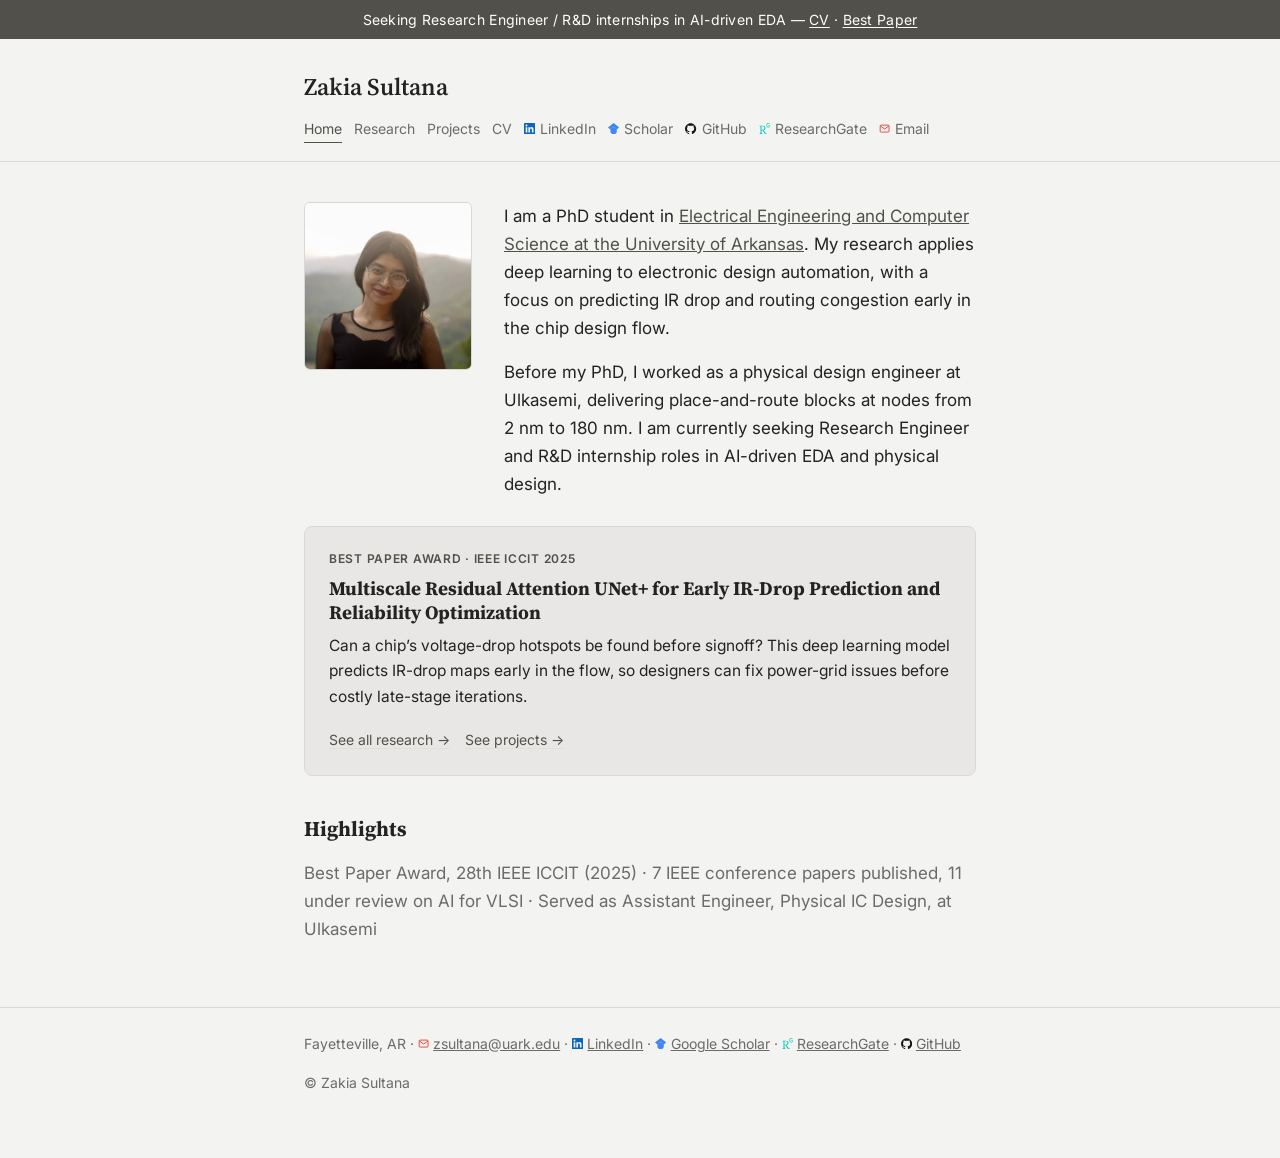
<file: index.html>
<!DOCTYPE html>
<html lang="en">
<head>
<meta charset="UTF-8">
<meta name="viewport" content="width=device-width, initial-scale=1.0">
<title>Zakia Sultana</title>
<meta name="description" content="Zakia Sultana — PhD student in Electrical Engineering and Computer Science, University of Arkansas. AI-driven EDA and physical design.">
<link rel="preconnect" href="https://fonts.googleapis.com">
<link rel="preconnect" href="https://fonts.gstatic.com" crossorigin>
<link href="https://fonts.googleapis.com/css2?family=Inter:wght@400;500;600&family=Source+Serif+4:opsz,wght@8..60,500;8..60,600&display=swap" rel="stylesheet">
<link rel="stylesheet" href="css/style.css?v=6">
</head>
<body>

<div class="banner">Seeking Research Engineer / R&amp;D internships in AI-driven EDA &mdash; <a href="cv-pdf.html">CV</a> &middot; <a href="papers.html#best">Best Paper</a></div>

<header class="site">
  <div class="wrap row">
    <a class="name" href="index.html">Zakia Sultana</a>
    <nav class="main">
      <a href="index.html" class="active">Home</a>
      <a href="papers.html">Research</a>
      <a href="projects.html">Projects</a>
      <a href="cv.html">CV</a>
      <a class="ico" href="https://www.linkedin.com/in/zakia-sultana-9bb7311a5" target="_blank" rel="noopener"><svg viewBox="0 0 24 24" aria-hidden="true"><path fill="#0A66C2" d="M20.447 20.452h-3.554v-5.569c0-1.328-.027-3.037-1.852-3.037-1.853 0-2.136 1.445-2.136 2.939v5.667H9.351V9h3.414v1.561h.046c.477-.9 1.637-1.85 3.37-1.85 3.601 0 4.267 2.37 4.267 5.455v6.286zM5.337 7.433c-1.144 0-2.063-.926-2.063-2.065 0-1.138.92-2.063 2.063-2.063 1.14 0 2.064.925 2.064 2.063 0 1.139-.925 2.065-2.064 2.065zm1.782 13.019H3.555V9h3.564v11.452zM22.225 0H1.771C.792 0 0 .774 0 1.729v20.542C0 23.227.792 24 1.771 24h20.451C23.2 24 24 23.227 24 22.271V1.729C24 .774 23.2 0 22.222 0h.003z"/></svg>LinkedIn</a>
      <a class="ico" href="https://scholar.google.com/citations?user=cTfUwfAAAAAJ&hl=en" target="_blank" rel="noopener"><svg viewBox="0 0 24 24" aria-hidden="true"><path fill="#4285F4" d="M5.242 13.769L0 9.5 12 0l12 9.5-5.242 4.269C17.548 11.249 14.978 9.5 12 9.5c-2.977 0-5.548 1.748-6.758 4.269zM12 10a7 7 0 1 0 0 14 7 7 0 0 0 0-14z"/></svg>Scholar</a>
      <a class="ico" href="https://github.com/zakiapranti" target="_blank" rel="noopener"><svg viewBox="0 0 24 24" aria-hidden="true"><path fill="#181717" d="M12 .297c-6.63 0-12 5.373-12 12 0 5.303 3.438 9.8 8.205 11.385.6.113.82-.258.82-.577 0-.285-.01-1.04-.015-2.04-3.338.724-4.042-1.61-4.042-1.61C4.422 18.07 3.633 17.7 3.633 17.7c-1.087-.744.084-.729.084-.729 1.205.084 1.838 1.236 1.838 1.236 1.07 1.835 2.809 1.305 3.495.998.108-.776.417-1.305.76-1.605-2.665-.3-5.466-1.332-5.466-5.93 0-1.31.465-2.38 1.235-3.22-.135-.303-.54-1.523.105-3.176 0 0 1.005-.322 3.3 1.23.96-.267 1.98-.399 3-.405 1.02.006 2.04.138 3 .405 2.28-1.552 3.285-1.23 3.285-1.23.645 1.653.24 2.873.12 3.176.765.84 1.23 1.91 1.23 3.22 0 4.61-2.805 5.625-5.475 5.92.42.36.81 1.096.81 2.22 0 1.606-.015 2.896-.015 3.286 0 .315.21.69.825.57C20.565 22.092 24 17.592 24 12.297c0-6.627-5.373-12-12-12"/></svg>GitHub</a>
      <a class="ico" href="https://www.researchgate.net/profile/Zakia-Sultana-40" target="_blank" rel="noopener"><svg viewBox="0 0 24 24" aria-hidden="true"><path fill="#00CCBB" d="M19.586 0c-.818 0-1.508.19-2.073.565-.563.377-.97.936-1.213 1.68a3.193 3.193 0 0 0-.112.437 8.365 8.365 0 0 0-.078.53 9 9 0 0 0-.05.727c-.01.282-.013.621-.013 1.016a31.121 31.123 0 0 0 .014 1.017 9 9 0 0 0 .05.727 7.946 7.946 0 0 0 .077.53h-.005a3.334 3.334 0 0 0 .113.438c.245.743.65 1.303 1.214 1.68.565.376 1.256.564 2.075.564.8 0 1.536-.213 2.105-.603.57-.39.94-.916 1.175-1.65.076-.235.135-.558.177-.93a10.9 10.9 0 0 0 .043-1.207v-.82c0-.095-.047-.142-.14-.142h-3.064c-.094 0-.14.047-.14.141v.956c0 .094.046.14.14.14h1.666c.056 0 .084.03.084.086 0 .36 0 .62-.036.865-.038.244-.1.447-.147.606-.108.385-.348.664-.638.876-.29.212-.738.35-1.227.35-.545 0-.901-.15-1.21-.353-.306-.203-.517-.454-.67-.915a3.136 3.136 0 0 1-.147-.762 17.366 17.367 0 0 1-.034-.656c-.01-.26-.014-.572-.014-.939a26.401 26.403 0 0 1 .014-.938 15.821 15.822 0 0 1 .035-.656 3.19 3.19 0 0 1 .148-.76 1.89 1.89 0 0 1 .742-1.01c.344-.244.593-.352 1.137-.352.508 0 .815.096 1.144.303.33.207.528.492.764.925.047.094.111.118.198.07l1.044-.43c.075-.048.09-.115.042-.199a3.549 3.549 0 0 0-.466-.742 3 3 0 0 0-.679-.607 3.313 3.313 0 0 0-.903-.41A4.068 4.068 0 0 0 19.586 0zM8.217 5.836c-1.69 0-3.036.086-4.297.086-1.146 0-2.291 0-3.007-.029v.831l1.088.2c.744.144 1.174.488 1.174 2.264v11.288c0 1.777-.43 2.12-1.174 2.263l-1.088.2v.832c.773-.029 2.12-.086 3.465-.086 1.29 0 2.951.057 3.667.086v-.831l-1.49-.2c-.773-.115-1.174-.487-1.174-2.264v-4.784c.688.057 1.29.057 2.206.057 1.748 3.123 3.41 5.472 4.355 6.56.86 1.032 2.177 1.691 3.839 1.691.487 0 1.003-.086 1.318-.23v-.744c-1.031 0-2.063-.716-2.808-1.518-1.26-1.376-2.95-3.582-4.355-6.074 2.32-.545 4.04-2.722 4.04-4.9 0-3.208-2.492-4.698-5.758-4.698zm-.515 1.29c2.406 0 3.839 1.26 3.839 3.552 0 2.263-1.547 3.782-4.097 3.782-.974 0-1.404-.03-2.063-.086v-7.19c.66-.059 1.547-.059 2.32-.059z"/></svg>ResearchGate</a>
      <a class="ico" href="mailto:zsultana@uark.edu"><svg viewBox="0 0 24 24" aria-hidden="true"><rect x="2.5" y="4.5" width="19" height="15" rx="2" fill="none" stroke="#EA4335" stroke-width="2"/><path d="M3 6.5l9 6.5 9-6.5" fill="none" stroke="#EA4335" stroke-width="2" stroke-linejoin="round"/></svg>Email</a>
    </nav>
  </div>
</header>

<main class="wrap">

  <div class="hero">
    <img src="assets/headshot.jpg" alt="Portrait of Zakia Sultana" width="168" height="168">
    <div class="bio">
      <p>I am a PhD student in <a href="https://eecs.uark.edu/" target="_blank" rel="noopener">Electrical Engineering and Computer Science at the University of Arkansas</a>. My research applies deep learning to electronic design automation, with a focus on predicting IR drop and routing congestion early in the chip design flow.</p>
      <p>Before my PhD, I worked as a physical design engineer at Ulkasemi, delivering place-and-route blocks at nodes from 2&nbsp;nm to 180&nbsp;nm. I am currently seeking Research Engineer and R&amp;D internship roles in AI-driven EDA and physical design.</p>
    </div>
  </div>

  <div class="feature">
    <div class="eyebrow">Best Paper Award &middot; IEEE ICCIT 2025</div>
    <h3>Multiscale Residual Attention UNet+ for Early IR-Drop Prediction and Reliability Optimization</h3>
    <p>Can a chip&rsquo;s voltage-drop hotspots be found before signoff? This deep learning model predicts IR-drop maps early in the flow, so designers can fix power-grid issues before costly late-stage iterations.</p>
    <a class="more" href="papers.html#best">See all research &rarr;</a> &nbsp; <a class="more" href="projects.html">See projects &rarr;</a>
  </div>

  <h2>Highlights</h2>
  <p class="muted">Best Paper Award, 28th IEEE ICCIT (2025) &middot; 7 IEEE conference papers published, 11 under review on AI for VLSI &middot; Served as Assistant Engineer, Physical IC Design, at Ulkasemi</p>

</main>

<footer class="site">
  <div class="wrap">
    <p>Fayetteville, AR &middot; <a class="ico" href="mailto:zsultana@uark.edu"><svg viewBox="0 0 24 24" aria-hidden="true"><rect x="2.5" y="4.5" width="19" height="15" rx="2" fill="none" stroke="#EA4335" stroke-width="2"/><path d="M3 6.5l9 6.5 9-6.5" fill="none" stroke="#EA4335" stroke-width="2" stroke-linejoin="round"/></svg>zsultana@uark.edu</a> &middot; <a class="ico" href="https://www.linkedin.com/in/zakia-sultana-9bb7311a5" target="_blank" rel="noopener"><svg viewBox="0 0 24 24" aria-hidden="true"><path fill="#0A66C2" d="M20.447 20.452h-3.554v-5.569c0-1.328-.027-3.037-1.852-3.037-1.853 0-2.136 1.445-2.136 2.939v5.667H9.351V9h3.414v1.561h.046c.477-.9 1.637-1.85 3.37-1.85 3.601 0 4.267 2.37 4.267 5.455v6.286zM5.337 7.433c-1.144 0-2.063-.926-2.063-2.065 0-1.138.92-2.063 2.063-2.063 1.14 0 2.064.925 2.064 2.063 0 1.139-.925 2.065-2.064 2.065zm1.782 13.019H3.555V9h3.564v11.452zM22.225 0H1.771C.792 0 0 .774 0 1.729v20.542C0 23.227.792 24 1.771 24h20.451C23.2 24 24 23.227 24 22.271V1.729C24 .774 23.2 0 22.222 0h.003z"/></svg>LinkedIn</a> &middot; <a class="ico" href="https://scholar.google.com/citations?user=cTfUwfAAAAAJ&hl=en" target="_blank" rel="noopener"><svg viewBox="0 0 24 24" aria-hidden="true"><path fill="#4285F4" d="M5.242 13.769L0 9.5 12 0l12 9.5-5.242 4.269C17.548 11.249 14.978 9.5 12 9.5c-2.977 0-5.548 1.748-6.758 4.269zM12 10a7 7 0 1 0 0 14 7 7 0 0 0 0-14z"/></svg>Google Scholar</a> &middot; <a class="ico" href="https://www.researchgate.net/profile/Zakia-Sultana-40" target="_blank" rel="noopener"><svg viewBox="0 0 24 24" aria-hidden="true"><path fill="#00CCBB" d="M19.586 0c-.818 0-1.508.19-2.073.565-.563.377-.97.936-1.213 1.68a3.193 3.193 0 0 0-.112.437 8.365 8.365 0 0 0-.078.53 9 9 0 0 0-.05.727c-.01.282-.013.621-.013 1.016a31.121 31.123 0 0 0 .014 1.017 9 9 0 0 0 .05.727 7.946 7.946 0 0 0 .077.53h-.005a3.334 3.334 0 0 0 .113.438c.245.743.65 1.303 1.214 1.68.565.376 1.256.564 2.075.564.8 0 1.536-.213 2.105-.603.57-.39.94-.916 1.175-1.65.076-.235.135-.558.177-.93a10.9 10.9 0 0 0 .043-1.207v-.82c0-.095-.047-.142-.14-.142h-3.064c-.094 0-.14.047-.14.141v.956c0 .094.046.14.14.14h1.666c.056 0 .084.03.084.086 0 .36 0 .62-.036.865-.038.244-.1.447-.147.606-.108.385-.348.664-.638.876-.29.212-.738.35-1.227.35-.545 0-.901-.15-1.21-.353-.306-.203-.517-.454-.67-.915a3.136 3.136 0 0 1-.147-.762 17.366 17.367 0 0 1-.034-.656c-.01-.26-.014-.572-.014-.939a26.401 26.403 0 0 1 .014-.938 15.821 15.822 0 0 1 .035-.656 3.19 3.19 0 0 1 .148-.76 1.89 1.89 0 0 1 .742-1.01c.344-.244.593-.352 1.137-.352.508 0 .815.096 1.144.303.33.207.528.492.764.925.047.094.111.118.198.07l1.044-.43c.075-.048.09-.115.042-.199a3.549 3.549 0 0 0-.466-.742 3 3 0 0 0-.679-.607 3.313 3.313 0 0 0-.903-.41A4.068 4.068 0 0 0 19.586 0zM8.217 5.836c-1.69 0-3.036.086-4.297.086-1.146 0-2.291 0-3.007-.029v.831l1.088.2c.744.144 1.174.488 1.174 2.264v11.288c0 1.777-.43 2.12-1.174 2.263l-1.088.2v.832c.773-.029 2.12-.086 3.465-.086 1.29 0 2.951.057 3.667.086v-.831l-1.49-.2c-.773-.115-1.174-.487-1.174-2.264v-4.784c.688.057 1.29.057 2.206.057 1.748 3.123 3.41 5.472 4.355 6.56.86 1.032 2.177 1.691 3.839 1.691.487 0 1.003-.086 1.318-.23v-.744c-1.031 0-2.063-.716-2.808-1.518-1.26-1.376-2.95-3.582-4.355-6.074 2.32-.545 4.04-2.722 4.04-4.9 0-3.208-2.492-4.698-5.758-4.698zm-.515 1.29c2.406 0 3.839 1.26 3.839 3.552 0 2.263-1.547 3.782-4.097 3.782-.974 0-1.404-.03-2.063-.086v-7.19c.66-.059 1.547-.059 2.32-.059z"/></svg>ResearchGate</a> &middot; <a class="ico" href="https://github.com/zakiapranti" target="_blank" rel="noopener"><svg viewBox="0 0 24 24" aria-hidden="true"><path fill="#181717" d="M12 .297c-6.63 0-12 5.373-12 12 0 5.303 3.438 9.8 8.205 11.385.6.113.82-.258.82-.577 0-.285-.01-1.04-.015-2.04-3.338.724-4.042-1.61-4.042-1.61C4.422 18.07 3.633 17.7 3.633 17.7c-1.087-.744.084-.729.084-.729 1.205.084 1.838 1.236 1.838 1.236 1.07 1.835 2.809 1.305 3.495.998.108-.776.417-1.305.76-1.605-2.665-.3-5.466-1.332-5.466-5.93 0-1.31.465-2.38 1.235-3.22-.135-.303-.54-1.523.105-3.176 0 0 1.005-.322 3.3 1.23.96-.267 1.98-.399 3-.405 1.02.006 2.04.138 3 .405 2.28-1.552 3.285-1.23 3.285-1.23.645 1.653.24 2.873.12 3.176.765.84 1.23 1.91 1.23 3.22 0 4.61-2.805 5.625-5.475 5.92.42.36.81 1.096.81 2.22 0 1.606-.015 2.896-.015 3.286 0 .315.21.69.825.57C20.565 22.092 24 17.592 24 12.297c0-6.627-5.373-12-12-12"/></svg>GitHub</a></p>
    <p>&copy; Zakia Sultana</p>
  </div>
</footer>

</body>
</html>
</file>
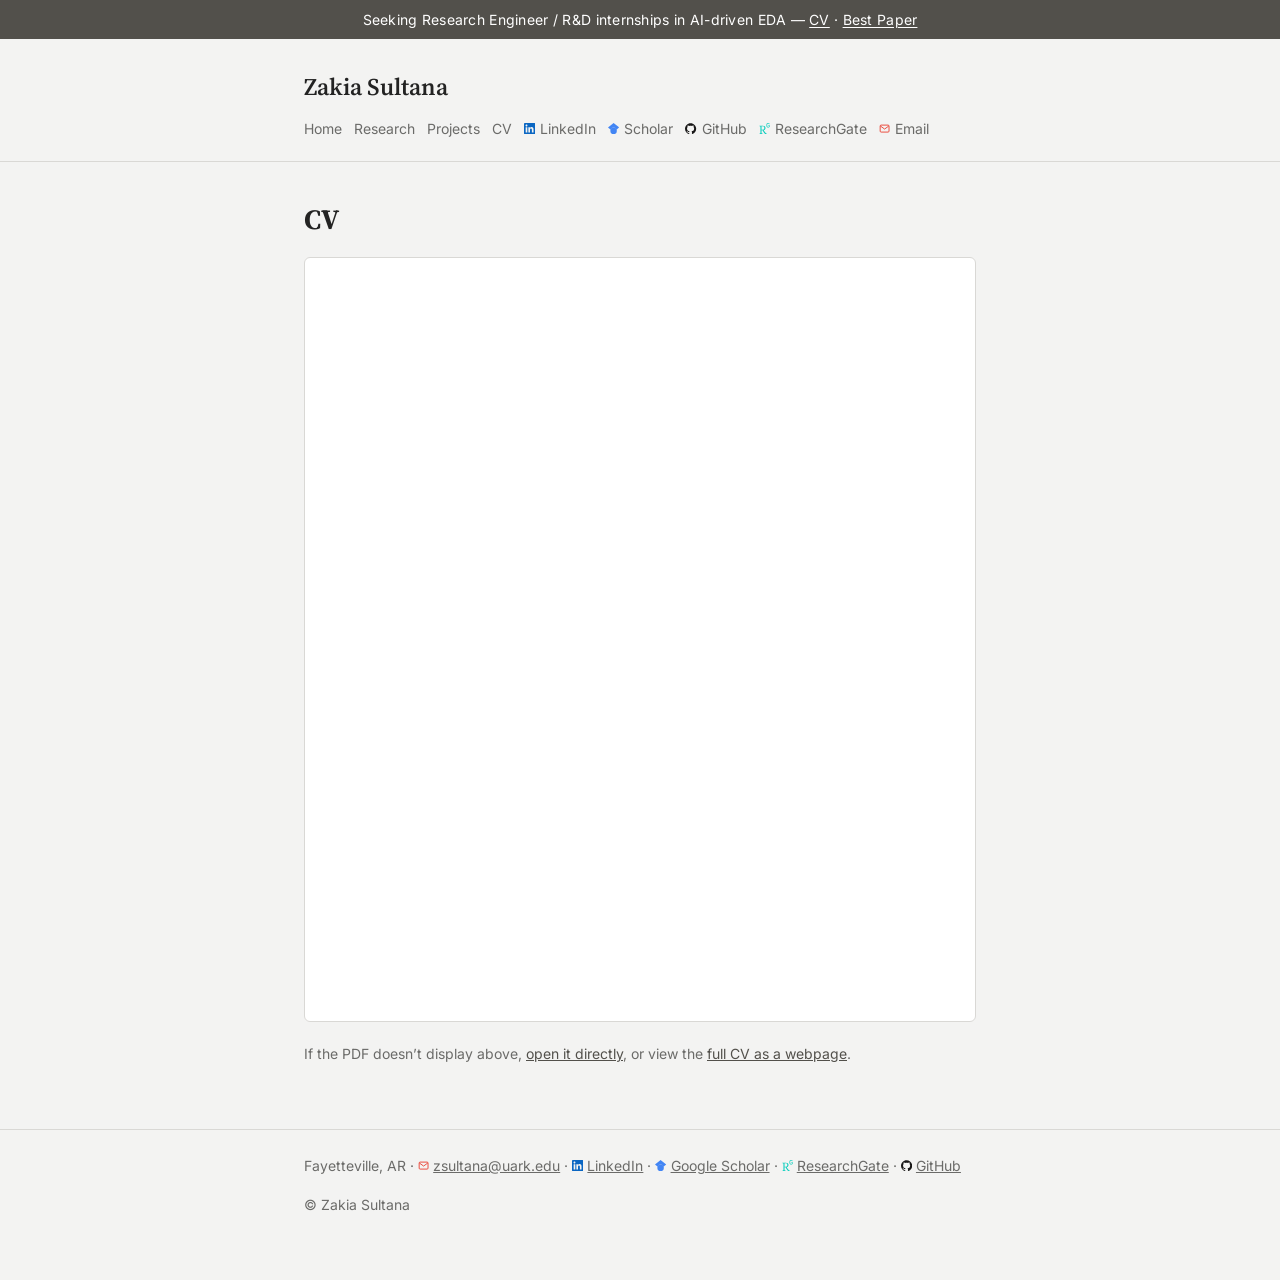
<file: cv-pdf.html>
<!DOCTYPE html>
<html lang="en">
<head>
<meta charset="UTF-8">
<meta name="viewport" content="width=device-width, initial-scale=1.0">
<title>CV (PDF) &middot; Zakia Sultana</title>
<meta name="description" content="CV of Zakia Sultana — PhD student in EECS, University of Arkansas.">
<link rel="preconnect" href="https://fonts.googleapis.com">
<link rel="preconnect" href="https://fonts.gstatic.com" crossorigin>
<link href="https://fonts.googleapis.com/css2?family=Inter:wght@400;500;600&family=Source+Serif+4:opsz,wght@8..60,500;8..60,600&display=swap" rel="stylesheet">
<link rel="stylesheet" href="css/style.css?v=6">
<style>
  .pdf-frame {
    width: 100%;
    height: 85vh;
    border: 1px solid var(--border);
    border-radius: 6px;
    background: #fff;
  }
</style>
</head>
<body>

<div class="banner">Seeking Research Engineer / R&amp;D internships in AI-driven EDA &mdash; <a href="cv-pdf.html">CV</a> &middot; <a href="papers.html#best">Best Paper</a></div>

<header class="site">
  <div class="wrap row">
    <a class="name" href="index.html">Zakia Sultana</a>
    <nav class="main">
      <a href="index.html">Home</a>
      <a href="papers.html">Research</a>
      <a href="projects.html">Projects</a>
      <a href="cv.html">CV</a>
      <a class="ico" href="https://www.linkedin.com/in/zakia-sultana-9bb7311a5" target="_blank" rel="noopener"><svg viewBox="0 0 24 24" aria-hidden="true"><path fill="#0A66C2" d="M20.447 20.452h-3.554v-5.569c0-1.328-.027-3.037-1.852-3.037-1.853 0-2.136 1.445-2.136 2.939v5.667H9.351V9h3.414v1.561h.046c.477-.9 1.637-1.85 3.37-1.85 3.601 0 4.267 2.37 4.267 5.455v6.286zM5.337 7.433c-1.144 0-2.063-.926-2.063-2.065 0-1.138.92-2.063 2.063-2.063 1.14 0 2.064.925 2.064 2.063 0 1.139-.925 2.065-2.064 2.065zm1.782 13.019H3.555V9h3.564v11.452zM22.225 0H1.771C.792 0 0 .774 0 1.729v20.542C0 23.227.792 24 1.771 24h20.451C23.2 24 24 23.227 24 22.271V1.729C24 .774 23.2 0 22.222 0h.003z"/></svg>LinkedIn</a>
      <a class="ico" href="https://scholar.google.com/citations?user=cTfUwfAAAAAJ&hl=en" target="_blank" rel="noopener"><svg viewBox="0 0 24 24" aria-hidden="true"><path fill="#4285F4" d="M5.242 13.769L0 9.5 12 0l12 9.5-5.242 4.269C17.548 11.249 14.978 9.5 12 9.5c-2.977 0-5.548 1.748-6.758 4.269zM12 10a7 7 0 1 0 0 14 7 7 0 0 0 0-14z"/></svg>Scholar</a>
      <a class="ico" href="https://github.com/zakiapranti" target="_blank" rel="noopener"><svg viewBox="0 0 24 24" aria-hidden="true"><path fill="#181717" d="M12 .297c-6.63 0-12 5.373-12 12 0 5.303 3.438 9.8 8.205 11.385.6.113.82-.258.82-.577 0-.285-.01-1.04-.015-2.04-3.338.724-4.042-1.61-4.042-1.61C4.422 18.07 3.633 17.7 3.633 17.7c-1.087-.744.084-.729.084-.729 1.205.084 1.838 1.236 1.838 1.236 1.07 1.835 2.809 1.305 3.495.998.108-.776.417-1.305.76-1.605-2.665-.3-5.466-1.332-5.466-5.93 0-1.31.465-2.38 1.235-3.22-.135-.303-.54-1.523.105-3.176 0 0 1.005-.322 3.3 1.23.96-.267 1.98-.399 3-.405 1.02.006 2.04.138 3 .405 2.28-1.552 3.285-1.23 3.285-1.23.645 1.653.24 2.873.12 3.176.765.84 1.23 1.91 1.23 3.22 0 4.61-2.805 5.625-5.475 5.92.42.36.81 1.096.81 2.22 0 1.606-.015 2.896-.015 3.286 0 .315.21.69.825.57C20.565 22.092 24 17.592 24 12.297c0-6.627-5.373-12-12-12"/></svg>GitHub</a>
      <a class="ico" href="https://www.researchgate.net/profile/Zakia-Sultana-40" target="_blank" rel="noopener"><svg viewBox="0 0 24 24" aria-hidden="true"><path fill="#00CCBB" d="M19.586 0c-.818 0-1.508.19-2.073.565-.563.377-.97.936-1.213 1.68a3.193 3.193 0 0 0-.112.437 8.365 8.365 0 0 0-.078.53 9 9 0 0 0-.05.727c-.01.282-.013.621-.013 1.016a31.121 31.123 0 0 0 .014 1.017 9 9 0 0 0 .05.727 7.946 7.946 0 0 0 .077.53h-.005a3.334 3.334 0 0 0 .113.438c.245.743.65 1.303 1.214 1.68.565.376 1.256.564 2.075.564.8 0 1.536-.213 2.105-.603.57-.39.94-.916 1.175-1.65.076-.235.135-.558.177-.93a10.9 10.9 0 0 0 .043-1.207v-.82c0-.095-.047-.142-.14-.142h-3.064c-.094 0-.14.047-.14.141v.956c0 .094.046.14.14.14h1.666c.056 0 .084.03.084.086 0 .36 0 .62-.036.865-.038.244-.1.447-.147.606-.108.385-.348.664-.638.876-.29.212-.738.35-1.227.35-.545 0-.901-.15-1.21-.353-.306-.203-.517-.454-.67-.915a3.136 3.136 0 0 1-.147-.762 17.366 17.367 0 0 1-.034-.656c-.01-.26-.014-.572-.014-.939a26.401 26.403 0 0 1 .014-.938 15.821 15.822 0 0 1 .035-.656 3.19 3.19 0 0 1 .148-.76 1.89 1.89 0 0 1 .742-1.01c.344-.244.593-.352 1.137-.352.508 0 .815.096 1.144.303.33.207.528.492.764.925.047.094.111.118.198.07l1.044-.43c.075-.048.09-.115.042-.199a3.549 3.549 0 0 0-.466-.742 3 3 0 0 0-.679-.607 3.313 3.313 0 0 0-.903-.41A4.068 4.068 0 0 0 19.586 0zM8.217 5.836c-1.69 0-3.036.086-4.297.086-1.146 0-2.291 0-3.007-.029v.831l1.088.2c.744.144 1.174.488 1.174 2.264v11.288c0 1.777-.43 2.12-1.174 2.263l-1.088.2v.832c.773-.029 2.12-.086 3.465-.086 1.29 0 2.951.057 3.667.086v-.831l-1.49-.2c-.773-.115-1.174-.487-1.174-2.264v-4.784c.688.057 1.29.057 2.206.057 1.748 3.123 3.41 5.472 4.355 6.56.86 1.032 2.177 1.691 3.839 1.691.487 0 1.003-.086 1.318-.23v-.744c-1.031 0-2.063-.716-2.808-1.518-1.26-1.376-2.95-3.582-4.355-6.074 2.32-.545 4.04-2.722 4.04-4.9 0-3.208-2.492-4.698-5.758-4.698zm-.515 1.29c2.406 0 3.839 1.26 3.839 3.552 0 2.263-1.547 3.782-4.097 3.782-.974 0-1.404-.03-2.063-.086v-7.19c.66-.059 1.547-.059 2.32-.059z"/></svg>ResearchGate</a>
      <a class="ico" href="mailto:zsultana@uark.edu"><svg viewBox="0 0 24 24" aria-hidden="true"><rect x="2.5" y="4.5" width="19" height="15" rx="2" fill="none" stroke="#EA4335" stroke-width="2"/><path d="M3 6.5l9 6.5 9-6.5" fill="none" stroke="#EA4335" stroke-width="2" stroke-linejoin="round"/></svg>Email</a>
    </nav>
  </div>
</header>

<main class="wrap">
  <h1>CV</h1>
  <iframe class="pdf-frame" src="assets/Zakia-Sultana-CV.pdf" title="Zakia Sultana CV"></iframe>
  <p class="muted" style="margin-top:12px;font-size:14px">If the PDF doesn&rsquo;t display above, <a href="assets/Zakia-Sultana-CV.pdf">open it directly</a>, or view the <a href="cv.html">full CV as a webpage</a>.</p>
</main>

<footer class="site">
  <div class="wrap">
    <p>Fayetteville, AR &middot; <a class="ico" href="mailto:zsultana@uark.edu"><svg viewBox="0 0 24 24" aria-hidden="true"><rect x="2.5" y="4.5" width="19" height="15" rx="2" fill="none" stroke="#EA4335" stroke-width="2"/><path d="M3 6.5l9 6.5 9-6.5" fill="none" stroke="#EA4335" stroke-width="2" stroke-linejoin="round"/></svg>zsultana@uark.edu</a> &middot; <a class="ico" href="https://www.linkedin.com/in/zakia-sultana-9bb7311a5" target="_blank" rel="noopener"><svg viewBox="0 0 24 24" aria-hidden="true"><path fill="#0A66C2" d="M20.447 20.452h-3.554v-5.569c0-1.328-.027-3.037-1.852-3.037-1.853 0-2.136 1.445-2.136 2.939v5.667H9.351V9h3.414v1.561h.046c.477-.9 1.637-1.85 3.37-1.85 3.601 0 4.267 2.37 4.267 5.455v6.286zM5.337 7.433c-1.144 0-2.063-.926-2.063-2.065 0-1.138.92-2.063 2.063-2.063 1.14 0 2.064.925 2.064 2.063 0 1.139-.925 2.065-2.064 2.065zm1.782 13.019H3.555V9h3.564v11.452zM22.225 0H1.771C.792 0 0 .774 0 1.729v20.542C0 23.227.792 24 1.771 24h20.451C23.2 24 24 23.227 24 22.271V1.729C24 .774 23.2 0 22.222 0h.003z"/></svg>LinkedIn</a> &middot; <a class="ico" href="https://scholar.google.com/citations?user=cTfUwfAAAAAJ&hl=en" target="_blank" rel="noopener"><svg viewBox="0 0 24 24" aria-hidden="true"><path fill="#4285F4" d="M5.242 13.769L0 9.5 12 0l12 9.5-5.242 4.269C17.548 11.249 14.978 9.5 12 9.5c-2.977 0-5.548 1.748-6.758 4.269zM12 10a7 7 0 1 0 0 14 7 7 0 0 0 0-14z"/></svg>Google Scholar</a> &middot; <a class="ico" href="https://www.researchgate.net/profile/Zakia-Sultana-40" target="_blank" rel="noopener"><svg viewBox="0 0 24 24" aria-hidden="true"><path fill="#00CCBB" d="M19.586 0c-.818 0-1.508.19-2.073.565-.563.377-.97.936-1.213 1.68a3.193 3.193 0 0 0-.112.437 8.365 8.365 0 0 0-.078.53 9 9 0 0 0-.05.727c-.01.282-.013.621-.013 1.016a31.121 31.123 0 0 0 .014 1.017 9 9 0 0 0 .05.727 7.946 7.946 0 0 0 .077.53h-.005a3.334 3.334 0 0 0 .113.438c.245.743.65 1.303 1.214 1.68.565.376 1.256.564 2.075.564.8 0 1.536-.213 2.105-.603.57-.39.94-.916 1.175-1.65.076-.235.135-.558.177-.93a10.9 10.9 0 0 0 .043-1.207v-.82c0-.095-.047-.142-.14-.142h-3.064c-.094 0-.14.047-.14.141v.956c0 .094.046.14.14.14h1.666c.056 0 .084.03.084.086 0 .36 0 .62-.036.865-.038.244-.1.447-.147.606-.108.385-.348.664-.638.876-.29.212-.738.35-1.227.35-.545 0-.901-.15-1.21-.353-.306-.203-.517-.454-.67-.915a3.136 3.136 0 0 1-.147-.762 17.366 17.367 0 0 1-.034-.656c-.01-.26-.014-.572-.014-.939a26.401 26.403 0 0 1 .014-.938 15.821 15.822 0 0 1 .035-.656 3.19 3.19 0 0 1 .148-.76 1.89 1.89 0 0 1 .742-1.01c.344-.244.593-.352 1.137-.352.508 0 .815.096 1.144.303.33.207.528.492.764.925.047.094.111.118.198.07l1.044-.43c.075-.048.09-.115.042-.199a3.549 3.549 0 0 0-.466-.742 3 3 0 0 0-.679-.607 3.313 3.313 0 0 0-.903-.41A4.068 4.068 0 0 0 19.586 0zM8.217 5.836c-1.69 0-3.036.086-4.297.086-1.146 0-2.291 0-3.007-.029v.831l1.088.2c.744.144 1.174.488 1.174 2.264v11.288c0 1.777-.43 2.12-1.174 2.263l-1.088.2v.832c.773-.029 2.12-.086 3.465-.086 1.29 0 2.951.057 3.667.086v-.831l-1.49-.2c-.773-.115-1.174-.487-1.174-2.264v-4.784c.688.057 1.29.057 2.206.057 1.748 3.123 3.41 5.472 4.355 6.56.86 1.032 2.177 1.691 3.839 1.691.487 0 1.003-.086 1.318-.23v-.744c-1.031 0-2.063-.716-2.808-1.518-1.26-1.376-2.95-3.582-4.355-6.074 2.32-.545 4.04-2.722 4.04-4.9 0-3.208-2.492-4.698-5.758-4.698zm-.515 1.29c2.406 0 3.839 1.26 3.839 3.552 0 2.263-1.547 3.782-4.097 3.782-.974 0-1.404-.03-2.063-.086v-7.19c.66-.059 1.547-.059 2.32-.059z"/></svg>ResearchGate</a> &middot; <a class="ico" href="https://github.com/zakiapranti" target="_blank" rel="noopener"><svg viewBox="0 0 24 24" aria-hidden="true"><path fill="#181717" d="M12 .297c-6.63 0-12 5.373-12 12 0 5.303 3.438 9.8 8.205 11.385.6.113.82-.258.82-.577 0-.285-.01-1.04-.015-2.04-3.338.724-4.042-1.61-4.042-1.61C4.422 18.07 3.633 17.7 3.633 17.7c-1.087-.744.084-.729.084-.729 1.205.084 1.838 1.236 1.838 1.236 1.07 1.835 2.809 1.305 3.495.998.108-.776.417-1.305.76-1.605-2.665-.3-5.466-1.332-5.466-5.93 0-1.31.465-2.38 1.235-3.22-.135-.303-.54-1.523.105-3.176 0 0 1.005-.322 3.3 1.23.96-.267 1.98-.399 3-.405 1.02.006 2.04.138 3 .405 2.28-1.552 3.285-1.23 3.285-1.23.645 1.653.24 2.873.12 3.176.765.84 1.23 1.91 1.23 3.22 0 4.61-2.805 5.625-5.475 5.92.42.36.81 1.096.81 2.22 0 1.606-.015 2.896-.015 3.286 0 .315.21.69.825.57C20.565 22.092 24 17.592 24 12.297c0-6.627-5.373-12-12-12"/></svg>GitHub</a></p>
    <p>&copy; Zakia Sultana</p>
  </div>
</footer>

</body>
</html>
</file>
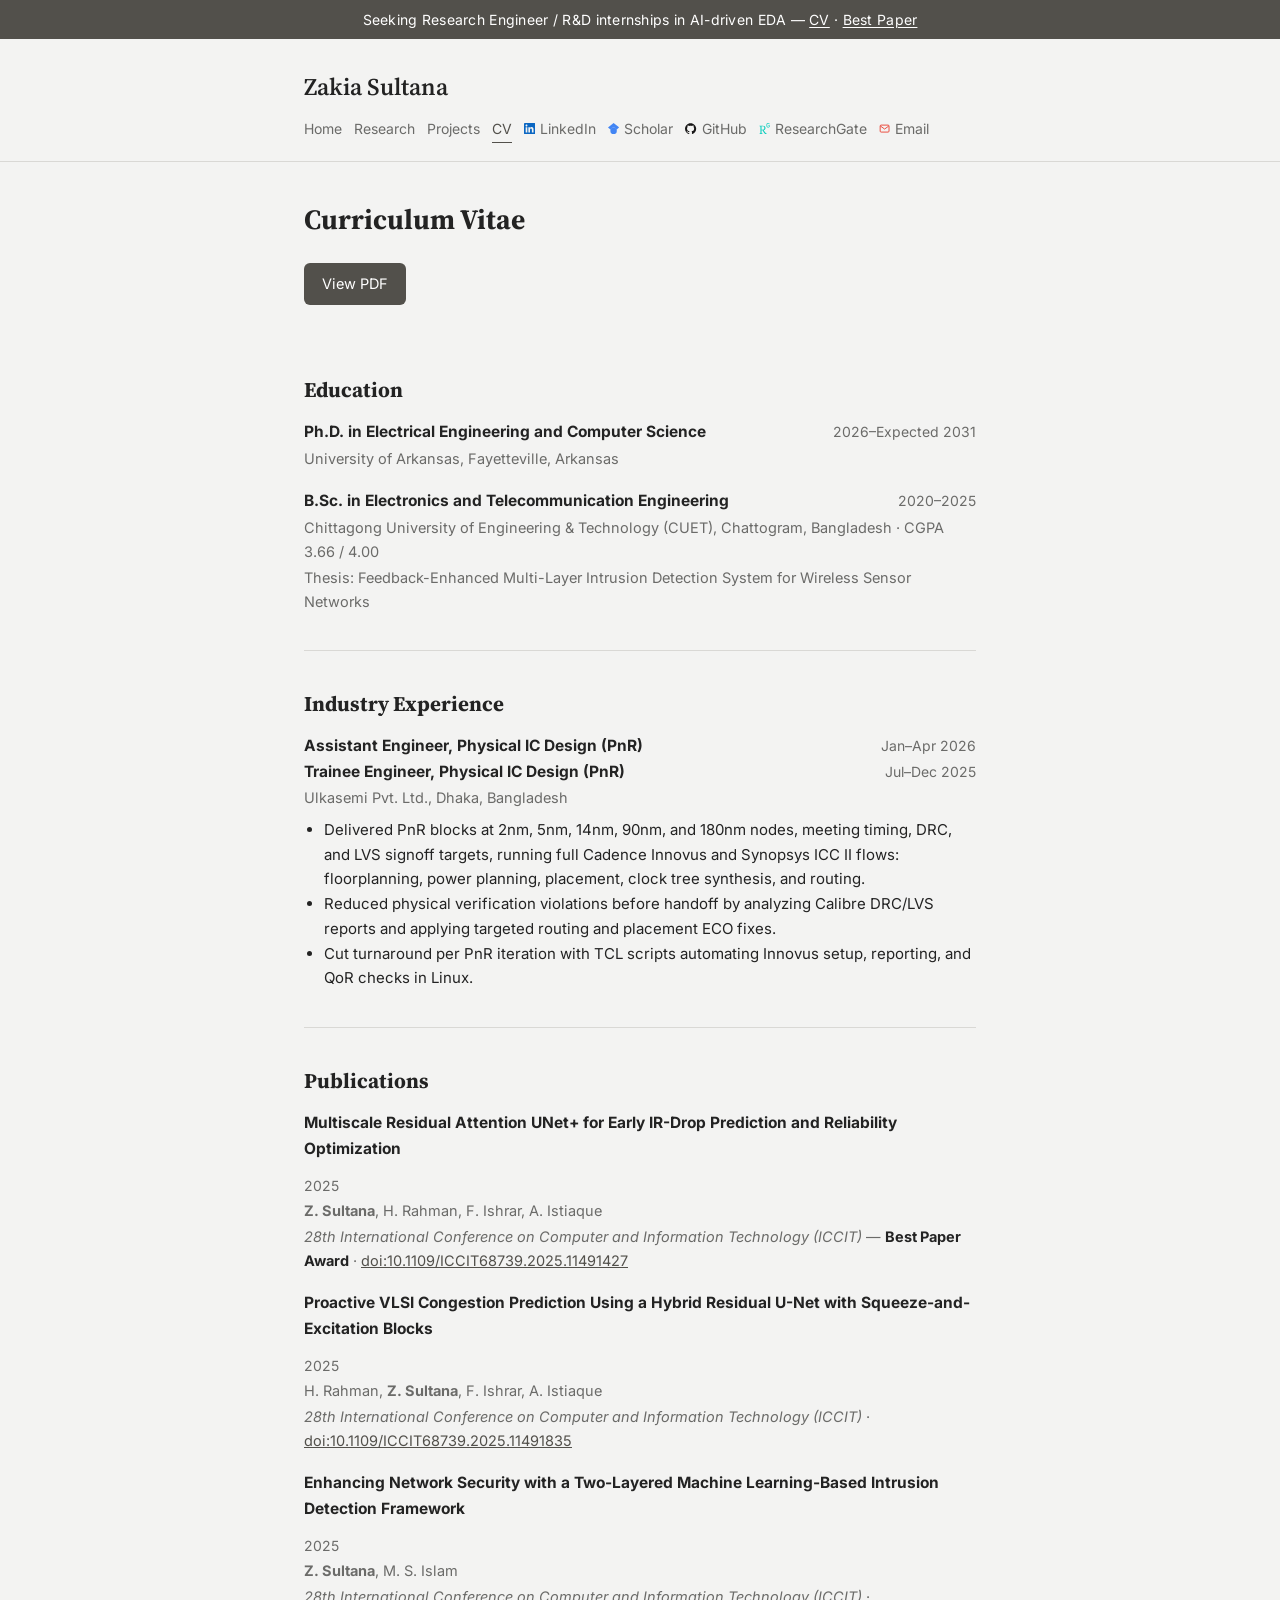
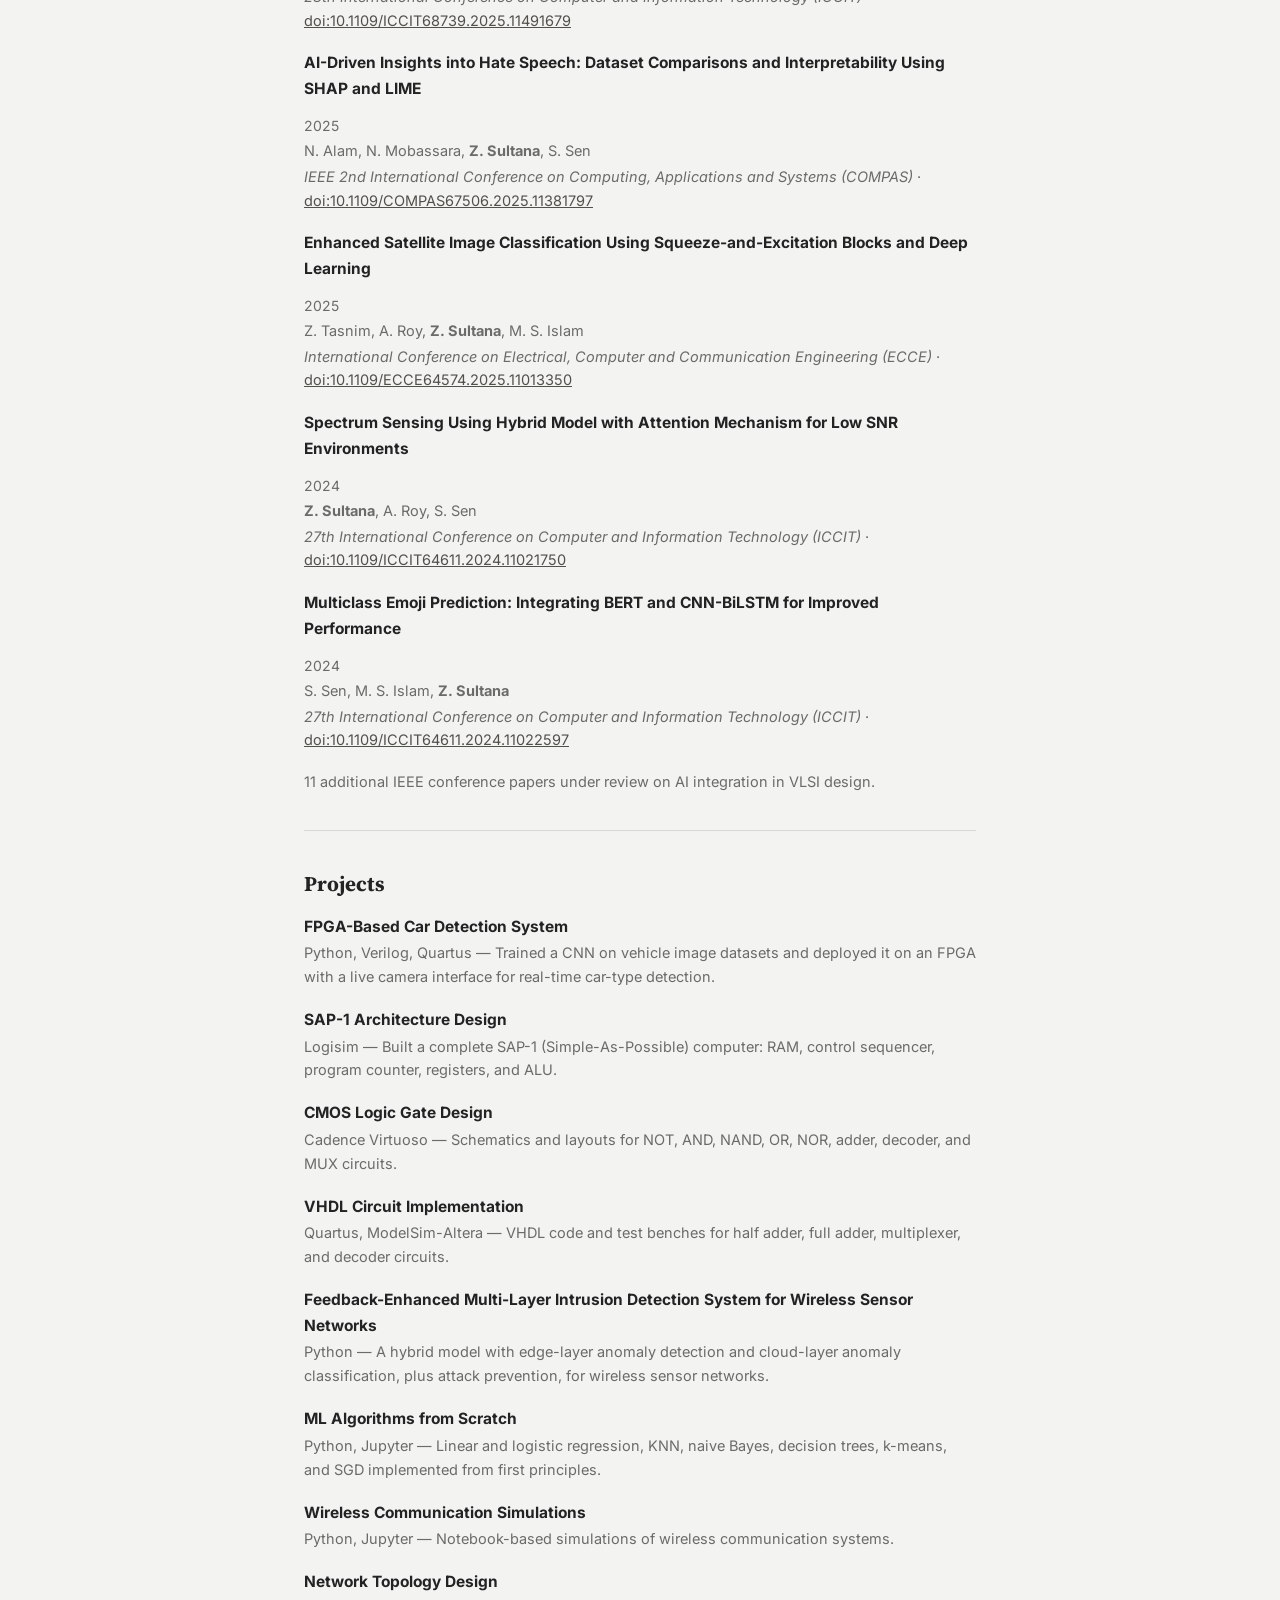
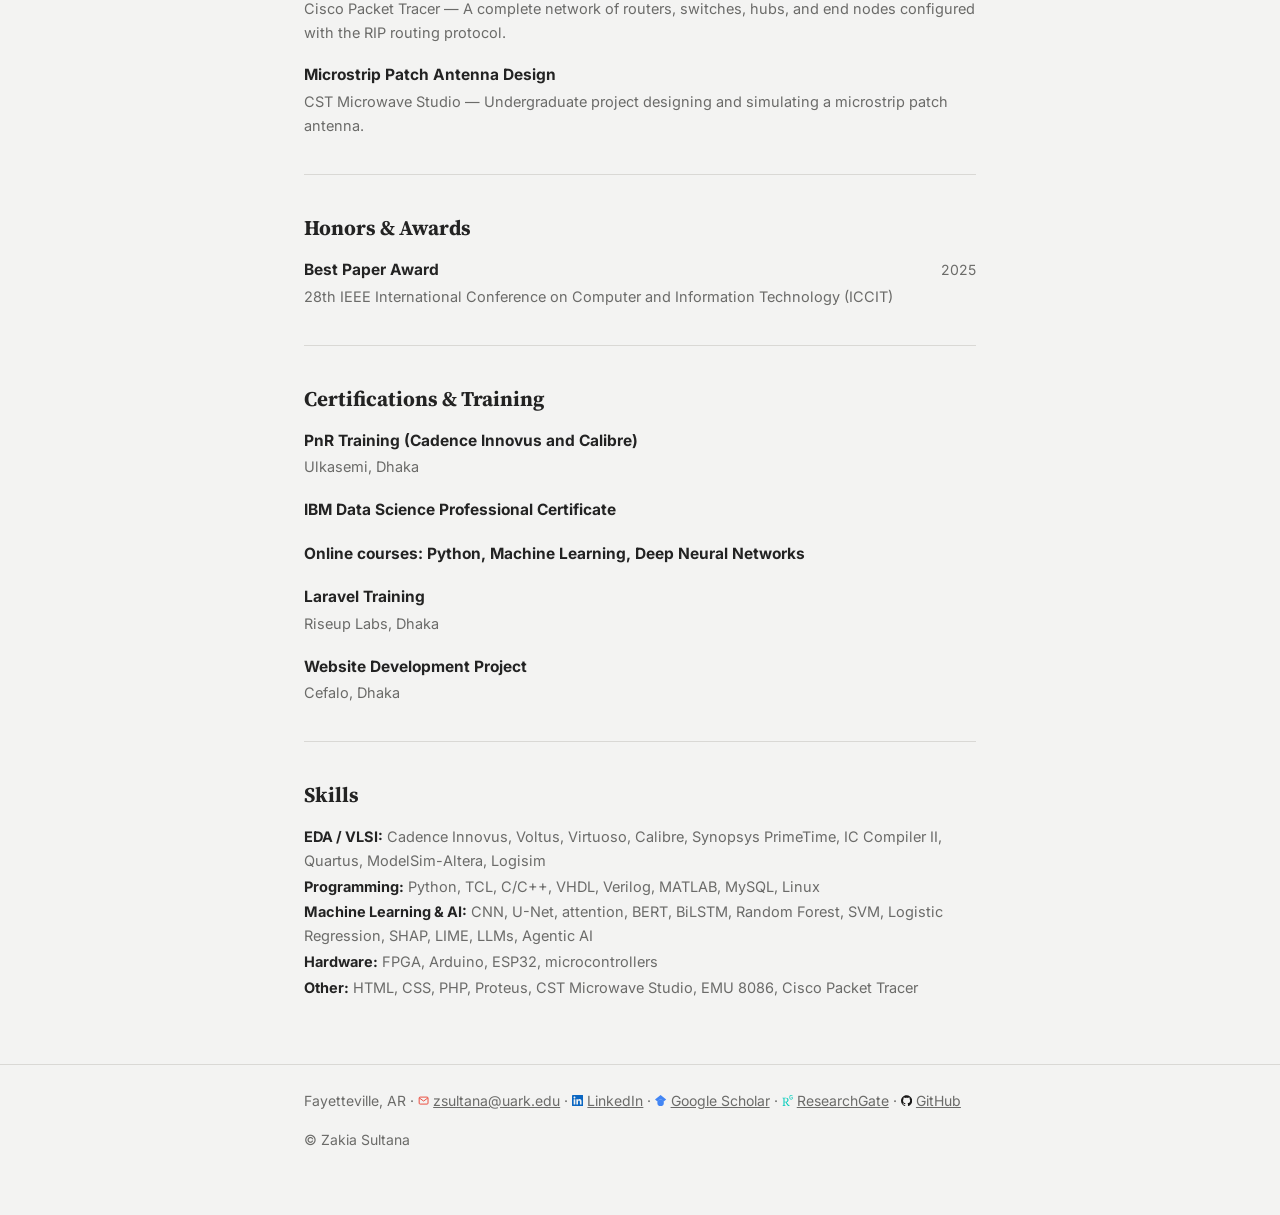
<file: cv.html>
<!DOCTYPE html>
<html lang="en">
<head>
<meta charset="UTF-8">
<meta name="viewport" content="width=device-width, initial-scale=1.0">
<title>CV &middot; Zakia Sultana</title>
<meta name="description" content="CV of Zakia Sultana — PhD student in EECS, University of Arkansas.">
<link rel="preconnect" href="https://fonts.googleapis.com">
<link rel="preconnect" href="https://fonts.gstatic.com" crossorigin>
<link href="https://fonts.googleapis.com/css2?family=Inter:wght@400;500;600&family=Source+Serif+4:opsz,wght@8..60,500;8..60,600&display=swap" rel="stylesheet">
<link rel="stylesheet" href="css/style.css?v=6">
</head>
<body>

<div class="banner">Seeking Research Engineer / R&amp;D internships in AI-driven EDA &mdash; <a href="cv-pdf.html">CV</a> &middot; <a href="papers.html#best">Best Paper</a></div>

<header class="site">
  <div class="wrap row">
    <a class="name" href="index.html">Zakia Sultana</a>
    <nav class="main">
      <a href="index.html">Home</a>
      <a href="papers.html">Research</a>
      <a href="projects.html">Projects</a>
      <a href="cv.html" class="active">CV</a>
      <a class="ico" href="https://www.linkedin.com/in/zakia-sultana-9bb7311a5" target="_blank" rel="noopener"><svg viewBox="0 0 24 24" aria-hidden="true"><path fill="#0A66C2" d="M20.447 20.452h-3.554v-5.569c0-1.328-.027-3.037-1.852-3.037-1.853 0-2.136 1.445-2.136 2.939v5.667H9.351V9h3.414v1.561h.046c.477-.9 1.637-1.85 3.37-1.85 3.601 0 4.267 2.37 4.267 5.455v6.286zM5.337 7.433c-1.144 0-2.063-.926-2.063-2.065 0-1.138.92-2.063 2.063-2.063 1.14 0 2.064.925 2.064 2.063 0 1.139-.925 2.065-2.064 2.065zm1.782 13.019H3.555V9h3.564v11.452zM22.225 0H1.771C.792 0 0 .774 0 1.729v20.542C0 23.227.792 24 1.771 24h20.451C23.2 24 24 23.227 24 22.271V1.729C24 .774 23.2 0 22.222 0h.003z"/></svg>LinkedIn</a>
      <a class="ico" href="https://scholar.google.com/citations?user=cTfUwfAAAAAJ&hl=en" target="_blank" rel="noopener"><svg viewBox="0 0 24 24" aria-hidden="true"><path fill="#4285F4" d="M5.242 13.769L0 9.5 12 0l12 9.5-5.242 4.269C17.548 11.249 14.978 9.5 12 9.5c-2.977 0-5.548 1.748-6.758 4.269zM12 10a7 7 0 1 0 0 14 7 7 0 0 0 0-14z"/></svg>Scholar</a>
      <a class="ico" href="https://github.com/zakiapranti" target="_blank" rel="noopener"><svg viewBox="0 0 24 24" aria-hidden="true"><path fill="#181717" d="M12 .297c-6.63 0-12 5.373-12 12 0 5.303 3.438 9.8 8.205 11.385.6.113.82-.258.82-.577 0-.285-.01-1.04-.015-2.04-3.338.724-4.042-1.61-4.042-1.61C4.422 18.07 3.633 17.7 3.633 17.7c-1.087-.744.084-.729.084-.729 1.205.084 1.838 1.236 1.838 1.236 1.07 1.835 2.809 1.305 3.495.998.108-.776.417-1.305.76-1.605-2.665-.3-5.466-1.332-5.466-5.93 0-1.31.465-2.38 1.235-3.22-.135-.303-.54-1.523.105-3.176 0 0 1.005-.322 3.3 1.23.96-.267 1.98-.399 3-.405 1.02.006 2.04.138 3 .405 2.28-1.552 3.285-1.23 3.285-1.23.645 1.653.24 2.873.12 3.176.765.84 1.23 1.91 1.23 3.22 0 4.61-2.805 5.625-5.475 5.92.42.36.81 1.096.81 2.22 0 1.606-.015 2.896-.015 3.286 0 .315.21.69.825.57C20.565 22.092 24 17.592 24 12.297c0-6.627-5.373-12-12-12"/></svg>GitHub</a>
      <a class="ico" href="https://www.researchgate.net/profile/Zakia-Sultana-40" target="_blank" rel="noopener"><svg viewBox="0 0 24 24" aria-hidden="true"><path fill="#00CCBB" d="M19.586 0c-.818 0-1.508.19-2.073.565-.563.377-.97.936-1.213 1.68a3.193 3.193 0 0 0-.112.437 8.365 8.365 0 0 0-.078.53 9 9 0 0 0-.05.727c-.01.282-.013.621-.013 1.016a31.121 31.123 0 0 0 .014 1.017 9 9 0 0 0 .05.727 7.946 7.946 0 0 0 .077.53h-.005a3.334 3.334 0 0 0 .113.438c.245.743.65 1.303 1.214 1.68.565.376 1.256.564 2.075.564.8 0 1.536-.213 2.105-.603.57-.39.94-.916 1.175-1.65.076-.235.135-.558.177-.93a10.9 10.9 0 0 0 .043-1.207v-.82c0-.095-.047-.142-.14-.142h-3.064c-.094 0-.14.047-.14.141v.956c0 .094.046.14.14.14h1.666c.056 0 .084.03.084.086 0 .36 0 .62-.036.865-.038.244-.1.447-.147.606-.108.385-.348.664-.638.876-.29.212-.738.35-1.227.35-.545 0-.901-.15-1.21-.353-.306-.203-.517-.454-.67-.915a3.136 3.136 0 0 1-.147-.762 17.366 17.367 0 0 1-.034-.656c-.01-.26-.014-.572-.014-.939a26.401 26.403 0 0 1 .014-.938 15.821 15.822 0 0 1 .035-.656 3.19 3.19 0 0 1 .148-.76 1.89 1.89 0 0 1 .742-1.01c.344-.244.593-.352 1.137-.352.508 0 .815.096 1.144.303.33.207.528.492.764.925.047.094.111.118.198.07l1.044-.43c.075-.048.09-.115.042-.199a3.549 3.549 0 0 0-.466-.742 3 3 0 0 0-.679-.607 3.313 3.313 0 0 0-.903-.41A4.068 4.068 0 0 0 19.586 0zM8.217 5.836c-1.69 0-3.036.086-4.297.086-1.146 0-2.291 0-3.007-.029v.831l1.088.2c.744.144 1.174.488 1.174 2.264v11.288c0 1.777-.43 2.12-1.174 2.263l-1.088.2v.832c.773-.029 2.12-.086 3.465-.086 1.29 0 2.951.057 3.667.086v-.831l-1.49-.2c-.773-.115-1.174-.487-1.174-2.264v-4.784c.688.057 1.29.057 2.206.057 1.748 3.123 3.41 5.472 4.355 6.56.86 1.032 2.177 1.691 3.839 1.691.487 0 1.003-.086 1.318-.23v-.744c-1.031 0-2.063-.716-2.808-1.518-1.26-1.376-2.95-3.582-4.355-6.074 2.32-.545 4.04-2.722 4.04-4.9 0-3.208-2.492-4.698-5.758-4.698zm-.515 1.29c2.406 0 3.839 1.26 3.839 3.552 0 2.263-1.547 3.782-4.097 3.782-.974 0-1.404-.03-2.063-.086v-7.19c.66-.059 1.547-.059 2.32-.059z"/></svg>ResearchGate</a>
      <a class="ico" href="mailto:zsultana@uark.edu"><svg viewBox="0 0 24 24" aria-hidden="true"><rect x="2.5" y="4.5" width="19" height="15" rx="2" fill="none" stroke="#EA4335" stroke-width="2"/><path d="M3 6.5l9 6.5 9-6.5" fill="none" stroke="#EA4335" stroke-width="2" stroke-linejoin="round"/></svg>Email</a>
    </nav>
  </div>
</header>

<main class="wrap">

  <h1>Curriculum Vitae</h1>
  <a class="cv-download" href="cv-pdf.html">View PDF</a>

  <h2>Education</h2>

  <div class="cv-entry">
    <div class="top"><strong>Ph.D. in Electrical Engineering and Computer Science</strong><span class="date">2026&ndash;Expected 2031</span></div>
    <div class="sub">University of Arkansas, Fayetteville, Arkansas</div>
  </div>

  <div class="cv-entry">
    <div class="top"><strong>B.Sc. in Electronics and Telecommunication Engineering</strong><span class="date">2020&ndash;2025</span></div>
    <div class="sub">Chittagong University of Engineering &amp; Technology (CUET), Chattogram, Bangladesh &middot; CGPA 3.66 / 4.00</div>
    <div class="sub">Thesis: Feedback-Enhanced Multi-Layer Intrusion Detection System for Wireless Sensor Networks</div>
  </div>

  <hr class="div">

  <h2>Industry Experience</h2>

  <div class="cv-entry">
    <div class="top"><strong>Assistant Engineer, Physical IC Design (PnR)</strong><span class="date">Jan&ndash;Apr 2026</span></div>
    <div class="top"><strong>Trainee Engineer, Physical IC Design (PnR)</strong><span class="date">Jul&ndash;Dec 2025</span></div>
    <div class="sub">Ulkasemi Pvt. Ltd., Dhaka, Bangladesh</div>
    <ul>
      <li>Delivered PnR blocks at 2nm, 5nm, 14nm, 90nm, and 180nm nodes, meeting timing, DRC, and LVS signoff targets, running full Cadence Innovus and Synopsys ICC II flows: floorplanning, power planning, placement, clock tree synthesis, and routing.</li>
      <li>Reduced physical verification violations before handoff by analyzing Calibre DRC/LVS reports and applying targeted routing and placement ECO fixes.</li>
      <li>Cut turnaround per PnR iteration with TCL scripts automating Innovus setup, reporting, and QoR checks in Linux.</li>
    </ul>
  </div>

  <hr class="div">

  <h2>Publications</h2>

  <div class="cv-entry">
    <div class="top"><strong>Multiscale Residual Attention UNet+ for Early IR-Drop Prediction and Reliability Optimization</strong><span class="date">2025</span></div>
    <div class="sub"><strong>Z. Sultana</strong>, H. Rahman, F. Ishrar, A. Istiaque</div>
    <div class="sub"><em>28th International Conference on Computer and Information Technology (ICCIT)</em> &mdash; <strong style="color:var(--text)">Best Paper Award</strong> &middot; <a href="https://doi.org/10.1109/ICCIT68739.2025.11491427" target="_blank" rel="noopener">doi:10.1109/ICCIT68739.2025.11491427</a></div>
  </div>

  <div class="cv-entry">
    <div class="top"><strong>Proactive VLSI Congestion Prediction Using a Hybrid Residual U-Net with Squeeze-and-Excitation Blocks</strong><span class="date">2025</span></div>
    <div class="sub">H. Rahman, <strong>Z. Sultana</strong>, F. Ishrar, A. Istiaque</div>
    <div class="sub"><em>28th International Conference on Computer and Information Technology (ICCIT)</em> &middot; <a href="https://doi.org/10.1109/ICCIT68739.2025.11491835" target="_blank" rel="noopener">doi:10.1109/ICCIT68739.2025.11491835</a></div>
  </div>

  <div class="cv-entry">
    <div class="top"><strong>Enhancing Network Security with a Two-Layered Machine Learning-Based Intrusion Detection Framework</strong><span class="date">2025</span></div>
    <div class="sub"><strong>Z. Sultana</strong>, M. S. Islam</div>
    <div class="sub"><em>28th International Conference on Computer and Information Technology (ICCIT)</em> &middot; <a href="https://doi.org/10.1109/ICCIT68739.2025.11491679" target="_blank" rel="noopener">doi:10.1109/ICCIT68739.2025.11491679</a></div>
  </div>

  <div class="cv-entry">
    <div class="top"><strong>AI-Driven Insights into Hate Speech: Dataset Comparisons and Interpretability Using SHAP and LIME</strong><span class="date">2025</span></div>
    <div class="sub">N. Alam, N. Mobassara, <strong>Z. Sultana</strong>, S. Sen</div>
    <div class="sub"><em>IEEE 2nd International Conference on Computing, Applications and Systems (COMPAS)</em> &middot; <a href="https://doi.org/10.1109/COMPAS67506.2025.11381797" target="_blank" rel="noopener">doi:10.1109/COMPAS67506.2025.11381797</a></div>
  </div>

  <div class="cv-entry">
    <div class="top"><strong>Enhanced Satellite Image Classification Using Squeeze-and-Excitation Blocks and Deep Learning</strong><span class="date">2025</span></div>
    <div class="sub">Z. Tasnim, A. Roy, <strong>Z. Sultana</strong>, M. S. Islam</div>
    <div class="sub"><em>International Conference on Electrical, Computer and Communication Engineering (ECCE)</em> &middot; <a href="https://doi.org/10.1109/ECCE64574.2025.11013350" target="_blank" rel="noopener">doi:10.1109/ECCE64574.2025.11013350</a></div>
  </div>

  <div class="cv-entry">
    <div class="top"><strong>Spectrum Sensing Using Hybrid Model with Attention Mechanism for Low SNR Environments</strong><span class="date">2024</span></div>
    <div class="sub"><strong>Z. Sultana</strong>, A. Roy, S. Sen</div>
    <div class="sub"><em>27th International Conference on Computer and Information Technology (ICCIT)</em> &middot; <a href="https://doi.org/10.1109/ICCIT64611.2024.11021750" target="_blank" rel="noopener">doi:10.1109/ICCIT64611.2024.11021750</a></div>
  </div>

  <div class="cv-entry">
    <div class="top"><strong>Multiclass Emoji Prediction: Integrating BERT and CNN-BiLSTM for Improved Performance</strong><span class="date">2024</span></div>
    <div class="sub">S. Sen, M. S. Islam, <strong>Z. Sultana</strong></div>
    <div class="sub"><em>27th International Conference on Computer and Information Technology (ICCIT)</em> &middot; <a href="https://doi.org/10.1109/ICCIT64611.2024.11022597" target="_blank" rel="noopener">doi:10.1109/ICCIT64611.2024.11022597</a></div>
  </div>

  <div class="cv-entry">
    <div class="sub">11 additional IEEE conference papers under review on AI integration in VLSI design.</div>
  </div>

  <hr class="div">

  <h2>Projects</h2>

  <div class="cv-entry">
    <div class="top"><strong>FPGA-Based Car Detection System</strong></div>
    <div class="sub">Python, Verilog, Quartus &mdash; Trained a CNN on vehicle image datasets and deployed it on an FPGA with a live camera interface for real-time car-type detection.</div>
  </div>

  <div class="cv-entry">
    <div class="top"><strong>SAP-1 Architecture Design</strong></div>
    <div class="sub">Logisim &mdash; Built a complete SAP-1 (Simple-As-Possible) computer: RAM, control sequencer, program counter, registers, and ALU.</div>
  </div>

  <div class="cv-entry">
    <div class="top"><strong>CMOS Logic Gate Design</strong></div>
    <div class="sub">Cadence Virtuoso &mdash; Schematics and layouts for NOT, AND, NAND, OR, NOR, adder, decoder, and MUX circuits.</div>
  </div>

  <div class="cv-entry">
    <div class="top"><strong>VHDL Circuit Implementation</strong></div>
    <div class="sub">Quartus, ModelSim-Altera &mdash; VHDL code and test benches for half adder, full adder, multiplexer, and decoder circuits.</div>
  </div>

  <div class="cv-entry">
    <div class="top"><strong>Feedback-Enhanced Multi-Layer Intrusion Detection System for Wireless Sensor Networks</strong></div>
    <div class="sub">Python &mdash; A hybrid model with edge-layer anomaly detection and cloud-layer anomaly classification, plus attack prevention, for wireless sensor networks.</div>
  </div>

  <div class="cv-entry">
    <div class="top"><strong>ML Algorithms from Scratch</strong></div>
    <div class="sub">Python, Jupyter &mdash; Linear and logistic regression, KNN, naive Bayes, decision trees, k-means, and SGD implemented from first principles.</div>
  </div>

  <div class="cv-entry">
    <div class="top"><strong>Wireless Communication Simulations</strong></div>
    <div class="sub">Python, Jupyter &mdash; Notebook-based simulations of wireless communication systems.</div>
  </div>

  <div class="cv-entry">
    <div class="top"><strong>Network Topology Design</strong></div>
    <div class="sub">Cisco Packet Tracer &mdash; A complete network of routers, switches, hubs, and end nodes configured with the RIP routing protocol.</div>
  </div>

  <div class="cv-entry">
    <div class="top"><strong>Microstrip Patch Antenna Design</strong></div>
    <div class="sub">CST Microwave Studio &mdash; Undergraduate project designing and simulating a microstrip patch antenna.</div>
  </div>

  <hr class="div">

  <h2>Honors &amp; Awards</h2>

  <div class="cv-entry">
    <div class="top"><strong>Best Paper Award</strong><span class="date">2025</span></div>
    <div class="sub">28th IEEE International Conference on Computer and Information Technology (ICCIT)</div>
  </div>

  <hr class="div">

  <h2>Certifications &amp; Training</h2>

  <div class="cv-entry">
    <div class="top"><strong>PnR Training (Cadence Innovus and Calibre)</strong></div>
    <div class="sub">Ulkasemi, Dhaka</div>
  </div>
  <div class="cv-entry">
    <div class="top"><strong>IBM Data Science Professional Certificate</strong></div>
  </div>
  <div class="cv-entry">
    <div class="top"><strong>Online courses: Python, Machine Learning, Deep Neural Networks</strong></div>
  </div>
  <div class="cv-entry">
    <div class="top"><strong>Laravel Training</strong></div>
    <div class="sub">Riseup Labs, Dhaka</div>
  </div>
  <div class="cv-entry">
    <div class="top"><strong>Website Development Project</strong></div>
    <div class="sub">Cefalo, Dhaka</div>
  </div>

  <hr class="div">

  <h2>Skills</h2>
  <div class="cv-entry">
    <div class="sub"><strong style="color:var(--text)">EDA / VLSI:</strong> Cadence Innovus, Voltus, Virtuoso, Calibre, Synopsys PrimeTime, IC Compiler II, Quartus, ModelSim-Altera, Logisim</div>
    <div class="sub"><strong style="color:var(--text)">Programming:</strong> Python, TCL, C/C++, VHDL, Verilog, MATLAB, MySQL, Linux</div>
    <div class="sub"><strong style="color:var(--text)">Machine Learning &amp; AI:</strong> CNN, U-Net, attention, BERT, BiLSTM, Random Forest, SVM, Logistic Regression, SHAP, LIME, LLMs, Agentic AI</div>
    <div class="sub"><strong style="color:var(--text)">Hardware:</strong> FPGA, Arduino, ESP32, microcontrollers</div>
    <div class="sub"><strong style="color:var(--text)">Other:</strong> HTML, CSS, PHP, Proteus, CST Microwave Studio, EMU 8086, Cisco Packet Tracer</div>
  </div>

</main>

<footer class="site">
  <div class="wrap">
    <p>Fayetteville, AR &middot; <a class="ico" href="mailto:zsultana@uark.edu"><svg viewBox="0 0 24 24" aria-hidden="true"><rect x="2.5" y="4.5" width="19" height="15" rx="2" fill="none" stroke="#EA4335" stroke-width="2"/><path d="M3 6.5l9 6.5 9-6.5" fill="none" stroke="#EA4335" stroke-width="2" stroke-linejoin="round"/></svg>zsultana@uark.edu</a> &middot; <a class="ico" href="https://www.linkedin.com/in/zakia-sultana-9bb7311a5" target="_blank" rel="noopener"><svg viewBox="0 0 24 24" aria-hidden="true"><path fill="#0A66C2" d="M20.447 20.452h-3.554v-5.569c0-1.328-.027-3.037-1.852-3.037-1.853 0-2.136 1.445-2.136 2.939v5.667H9.351V9h3.414v1.561h.046c.477-.9 1.637-1.85 3.37-1.85 3.601 0 4.267 2.37 4.267 5.455v6.286zM5.337 7.433c-1.144 0-2.063-.926-2.063-2.065 0-1.138.92-2.063 2.063-2.063 1.14 0 2.064.925 2.064 2.063 0 1.139-.925 2.065-2.064 2.065zm1.782 13.019H3.555V9h3.564v11.452zM22.225 0H1.771C.792 0 0 .774 0 1.729v20.542C0 23.227.792 24 1.771 24h20.451C23.2 24 24 23.227 24 22.271V1.729C24 .774 23.2 0 22.222 0h.003z"/></svg>LinkedIn</a> &middot; <a class="ico" href="https://scholar.google.com/citations?user=cTfUwfAAAAAJ&hl=en" target="_blank" rel="noopener"><svg viewBox="0 0 24 24" aria-hidden="true"><path fill="#4285F4" d="M5.242 13.769L0 9.5 12 0l12 9.5-5.242 4.269C17.548 11.249 14.978 9.5 12 9.5c-2.977 0-5.548 1.748-6.758 4.269zM12 10a7 7 0 1 0 0 14 7 7 0 0 0 0-14z"/></svg>Google Scholar</a> &middot; <a class="ico" href="https://www.researchgate.net/profile/Zakia-Sultana-40" target="_blank" rel="noopener"><svg viewBox="0 0 24 24" aria-hidden="true"><path fill="#00CCBB" d="M19.586 0c-.818 0-1.508.19-2.073.565-.563.377-.97.936-1.213 1.68a3.193 3.193 0 0 0-.112.437 8.365 8.365 0 0 0-.078.53 9 9 0 0 0-.05.727c-.01.282-.013.621-.013 1.016a31.121 31.123 0 0 0 .014 1.017 9 9 0 0 0 .05.727 7.946 7.946 0 0 0 .077.53h-.005a3.334 3.334 0 0 0 .113.438c.245.743.65 1.303 1.214 1.68.565.376 1.256.564 2.075.564.8 0 1.536-.213 2.105-.603.57-.39.94-.916 1.175-1.65.076-.235.135-.558.177-.93a10.9 10.9 0 0 0 .043-1.207v-.82c0-.095-.047-.142-.14-.142h-3.064c-.094 0-.14.047-.14.141v.956c0 .094.046.14.14.14h1.666c.056 0 .084.03.084.086 0 .36 0 .62-.036.865-.038.244-.1.447-.147.606-.108.385-.348.664-.638.876-.29.212-.738.35-1.227.35-.545 0-.901-.15-1.21-.353-.306-.203-.517-.454-.67-.915a3.136 3.136 0 0 1-.147-.762 17.366 17.367 0 0 1-.034-.656c-.01-.26-.014-.572-.014-.939a26.401 26.403 0 0 1 .014-.938 15.821 15.822 0 0 1 .035-.656 3.19 3.19 0 0 1 .148-.76 1.89 1.89 0 0 1 .742-1.01c.344-.244.593-.352 1.137-.352.508 0 .815.096 1.144.303.33.207.528.492.764.925.047.094.111.118.198.07l1.044-.43c.075-.048.09-.115.042-.199a3.549 3.549 0 0 0-.466-.742 3 3 0 0 0-.679-.607 3.313 3.313 0 0 0-.903-.41A4.068 4.068 0 0 0 19.586 0zM8.217 5.836c-1.69 0-3.036.086-4.297.086-1.146 0-2.291 0-3.007-.029v.831l1.088.2c.744.144 1.174.488 1.174 2.264v11.288c0 1.777-.43 2.12-1.174 2.263l-1.088.2v.832c.773-.029 2.12-.086 3.465-.086 1.29 0 2.951.057 3.667.086v-.831l-1.49-.2c-.773-.115-1.174-.487-1.174-2.264v-4.784c.688.057 1.29.057 2.206.057 1.748 3.123 3.41 5.472 4.355 6.56.86 1.032 2.177 1.691 3.839 1.691.487 0 1.003-.086 1.318-.23v-.744c-1.031 0-2.063-.716-2.808-1.518-1.26-1.376-2.95-3.582-4.355-6.074 2.32-.545 4.04-2.722 4.04-4.9 0-3.208-2.492-4.698-5.758-4.698zm-.515 1.29c2.406 0 3.839 1.26 3.839 3.552 0 2.263-1.547 3.782-4.097 3.782-.974 0-1.404-.03-2.063-.086v-7.19c.66-.059 1.547-.059 2.32-.059z"/></svg>ResearchGate</a> &middot; <a class="ico" href="https://github.com/zakiapranti" target="_blank" rel="noopener"><svg viewBox="0 0 24 24" aria-hidden="true"><path fill="#181717" d="M12 .297c-6.63 0-12 5.373-12 12 0 5.303 3.438 9.8 8.205 11.385.6.113.82-.258.82-.577 0-.285-.01-1.04-.015-2.04-3.338.724-4.042-1.61-4.042-1.61C4.422 18.07 3.633 17.7 3.633 17.7c-1.087-.744.084-.729.084-.729 1.205.084 1.838 1.236 1.838 1.236 1.07 1.835 2.809 1.305 3.495.998.108-.776.417-1.305.76-1.605-2.665-.3-5.466-1.332-5.466-5.93 0-1.31.465-2.38 1.235-3.22-.135-.303-.54-1.523.105-3.176 0 0 1.005-.322 3.3 1.23.96-.267 1.98-.399 3-.405 1.02.006 2.04.138 3 .405 2.28-1.552 3.285-1.23 3.285-1.23.645 1.653.24 2.873.12 3.176.765.84 1.23 1.91 1.23 3.22 0 4.61-2.805 5.625-5.475 5.92.42.36.81 1.096.81 2.22 0 1.606-.015 2.896-.015 3.286 0 .315.21.69.825.57C20.565 22.092 24 17.592 24 12.297c0-6.627-5.373-12-12-12"/></svg>GitHub</a></p>
    <p>&copy; Zakia Sultana</p>
  </div>
</footer>

</body>
</html>
</file>
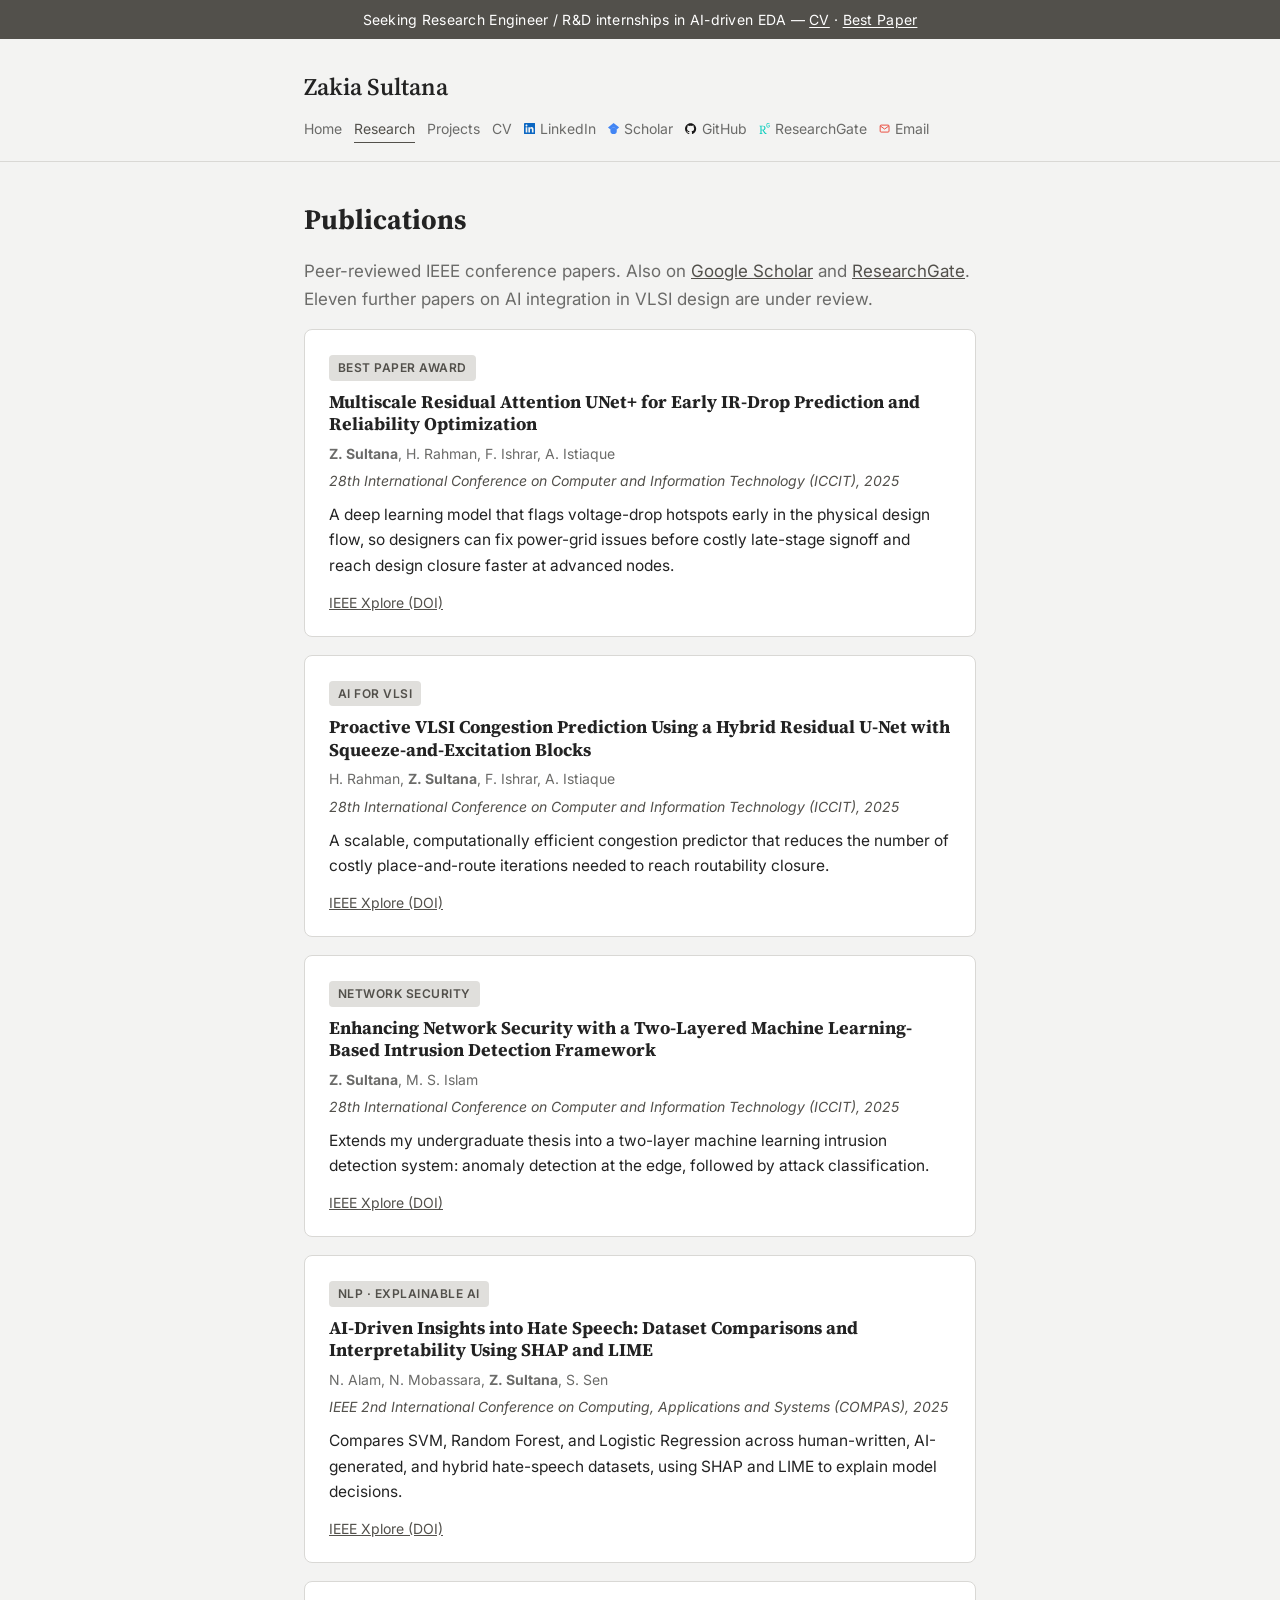
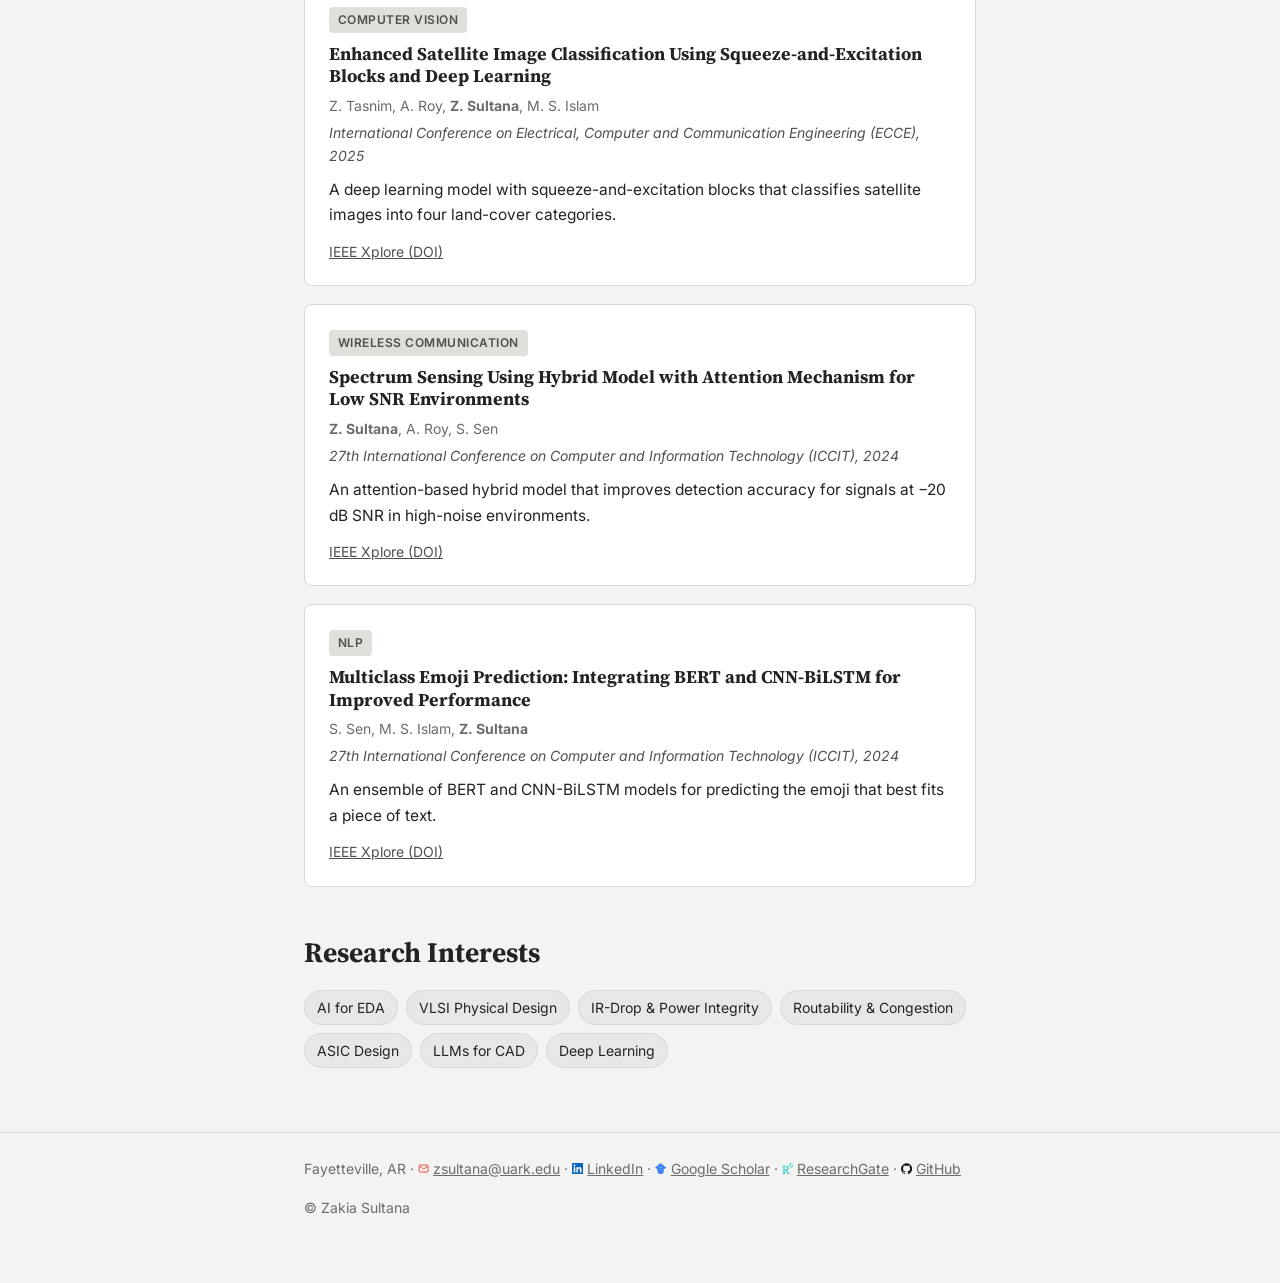
<file: papers.html>
<!DOCTYPE html>
<html lang="en">
<head>
<meta charset="UTF-8">
<meta name="viewport" content="width=device-width, initial-scale=1.0">
<title>Research &middot; Zakia Sultana</title>
<meta name="description" content="Publications and projects by Zakia Sultana in AI-driven EDA, VLSI physical design, and machine learning.">
<link rel="preconnect" href="https://fonts.googleapis.com">
<link rel="preconnect" href="https://fonts.gstatic.com" crossorigin>
<link href="https://fonts.googleapis.com/css2?family=Inter:wght@400;500;600&family=Source+Serif+4:opsz,wght@8..60,500;8..60,600&display=swap" rel="stylesheet">
<link rel="stylesheet" href="css/style.css?v=6">
</head>
<body>

<div class="banner">Seeking Research Engineer / R&amp;D internships in AI-driven EDA &mdash; <a href="cv-pdf.html">CV</a> &middot; <a href="papers.html#best">Best Paper</a></div>

<header class="site">
  <div class="wrap row">
    <a class="name" href="index.html">Zakia Sultana</a>
    <nav class="main">
      <a href="index.html">Home</a>
      <a href="papers.html" class="active">Research</a>
      <a href="projects.html">Projects</a>
      <a href="cv.html">CV</a>
      <a class="ico" href="https://www.linkedin.com/in/zakia-sultana-9bb7311a5" target="_blank" rel="noopener"><svg viewBox="0 0 24 24" aria-hidden="true"><path fill="#0A66C2" d="M20.447 20.452h-3.554v-5.569c0-1.328-.027-3.037-1.852-3.037-1.853 0-2.136 1.445-2.136 2.939v5.667H9.351V9h3.414v1.561h.046c.477-.9 1.637-1.85 3.37-1.85 3.601 0 4.267 2.37 4.267 5.455v6.286zM5.337 7.433c-1.144 0-2.063-.926-2.063-2.065 0-1.138.92-2.063 2.063-2.063 1.14 0 2.064.925 2.064 2.063 0 1.139-.925 2.065-2.064 2.065zm1.782 13.019H3.555V9h3.564v11.452zM22.225 0H1.771C.792 0 0 .774 0 1.729v20.542C0 23.227.792 24 1.771 24h20.451C23.2 24 24 23.227 24 22.271V1.729C24 .774 23.2 0 22.222 0h.003z"/></svg>LinkedIn</a>
      <a class="ico" href="https://scholar.google.com/citations?user=cTfUwfAAAAAJ&hl=en" target="_blank" rel="noopener"><svg viewBox="0 0 24 24" aria-hidden="true"><path fill="#4285F4" d="M5.242 13.769L0 9.5 12 0l12 9.5-5.242 4.269C17.548 11.249 14.978 9.5 12 9.5c-2.977 0-5.548 1.748-6.758 4.269zM12 10a7 7 0 1 0 0 14 7 7 0 0 0 0-14z"/></svg>Scholar</a>
      <a class="ico" href="https://github.com/zakiapranti" target="_blank" rel="noopener"><svg viewBox="0 0 24 24" aria-hidden="true"><path fill="#181717" d="M12 .297c-6.63 0-12 5.373-12 12 0 5.303 3.438 9.8 8.205 11.385.6.113.82-.258.82-.577 0-.285-.01-1.04-.015-2.04-3.338.724-4.042-1.61-4.042-1.61C4.422 18.07 3.633 17.7 3.633 17.7c-1.087-.744.084-.729.084-.729 1.205.084 1.838 1.236 1.838 1.236 1.07 1.835 2.809 1.305 3.495.998.108-.776.417-1.305.76-1.605-2.665-.3-5.466-1.332-5.466-5.93 0-1.31.465-2.38 1.235-3.22-.135-.303-.54-1.523.105-3.176 0 0 1.005-.322 3.3 1.23.96-.267 1.98-.399 3-.405 1.02.006 2.04.138 3 .405 2.28-1.552 3.285-1.23 3.285-1.23.645 1.653.24 2.873.12 3.176.765.84 1.23 1.91 1.23 3.22 0 4.61-2.805 5.625-5.475 5.92.42.36.81 1.096.81 2.22 0 1.606-.015 2.896-.015 3.286 0 .315.21.69.825.57C20.565 22.092 24 17.592 24 12.297c0-6.627-5.373-12-12-12"/></svg>GitHub</a>
      <a class="ico" href="https://www.researchgate.net/profile/Zakia-Sultana-40" target="_blank" rel="noopener"><svg viewBox="0 0 24 24" aria-hidden="true"><path fill="#00CCBB" d="M19.586 0c-.818 0-1.508.19-2.073.565-.563.377-.97.936-1.213 1.68a3.193 3.193 0 0 0-.112.437 8.365 8.365 0 0 0-.078.53 9 9 0 0 0-.05.727c-.01.282-.013.621-.013 1.016a31.121 31.123 0 0 0 .014 1.017 9 9 0 0 0 .05.727 7.946 7.946 0 0 0 .077.53h-.005a3.334 3.334 0 0 0 .113.438c.245.743.65 1.303 1.214 1.68.565.376 1.256.564 2.075.564.8 0 1.536-.213 2.105-.603.57-.39.94-.916 1.175-1.65.076-.235.135-.558.177-.93a10.9 10.9 0 0 0 .043-1.207v-.82c0-.095-.047-.142-.14-.142h-3.064c-.094 0-.14.047-.14.141v.956c0 .094.046.14.14.14h1.666c.056 0 .084.03.084.086 0 .36 0 .62-.036.865-.038.244-.1.447-.147.606-.108.385-.348.664-.638.876-.29.212-.738.35-1.227.35-.545 0-.901-.15-1.21-.353-.306-.203-.517-.454-.67-.915a3.136 3.136 0 0 1-.147-.762 17.366 17.367 0 0 1-.034-.656c-.01-.26-.014-.572-.014-.939a26.401 26.403 0 0 1 .014-.938 15.821 15.822 0 0 1 .035-.656 3.19 3.19 0 0 1 .148-.76 1.89 1.89 0 0 1 .742-1.01c.344-.244.593-.352 1.137-.352.508 0 .815.096 1.144.303.33.207.528.492.764.925.047.094.111.118.198.07l1.044-.43c.075-.048.09-.115.042-.199a3.549 3.549 0 0 0-.466-.742 3 3 0 0 0-.679-.607 3.313 3.313 0 0 0-.903-.41A4.068 4.068 0 0 0 19.586 0zM8.217 5.836c-1.69 0-3.036.086-4.297.086-1.146 0-2.291 0-3.007-.029v.831l1.088.2c.744.144 1.174.488 1.174 2.264v11.288c0 1.777-.43 2.12-1.174 2.263l-1.088.2v.832c.773-.029 2.12-.086 3.465-.086 1.29 0 2.951.057 3.667.086v-.831l-1.49-.2c-.773-.115-1.174-.487-1.174-2.264v-4.784c.688.057 1.29.057 2.206.057 1.748 3.123 3.41 5.472 4.355 6.56.86 1.032 2.177 1.691 3.839 1.691.487 0 1.003-.086 1.318-.23v-.744c-1.031 0-2.063-.716-2.808-1.518-1.26-1.376-2.95-3.582-4.355-6.074 2.32-.545 4.04-2.722 4.04-4.9 0-3.208-2.492-4.698-5.758-4.698zm-.515 1.29c2.406 0 3.839 1.26 3.839 3.552 0 2.263-1.547 3.782-4.097 3.782-.974 0-1.404-.03-2.063-.086v-7.19c.66-.059 1.547-.059 2.32-.059z"/></svg>ResearchGate</a>
      <a class="ico" href="mailto:zsultana@uark.edu"><svg viewBox="0 0 24 24" aria-hidden="true"><rect x="2.5" y="4.5" width="19" height="15" rx="2" fill="none" stroke="#EA4335" stroke-width="2"/><path d="M3 6.5l9 6.5 9-6.5" fill="none" stroke="#EA4335" stroke-width="2" stroke-linejoin="round"/></svg>Email</a>
    </nav>
  </div>
</header>

<main class="wrap">

  <h1>Publications</h1>
  <p class="muted">Peer-reviewed IEEE conference papers. Also on <a href="https://scholar.google.com/citations?user=cTfUwfAAAAAJ&hl=en" target="_blank" rel="noopener">Google Scholar</a> and <a href="https://www.researchgate.net/profile/Zakia-Sultana-40" target="_blank" rel="noopener">ResearchGate</a>. Eleven further papers on AI integration in VLSI design are under review.</p>

  <div class="card" id="best">
    <span class="tag">Best Paper Award</span>
    <h3>Multiscale Residual Attention UNet+ for Early IR-Drop Prediction and Reliability Optimization</h3>
    <div class="byline"><strong>Z. Sultana</strong>, H. Rahman, F. Ishrar, A. Istiaque</div>
    <div class="venue">28th International Conference on Computer and Information Technology (ICCIT), 2025</div>
    <p class="abstract">A deep learning model that flags voltage-drop hotspots early in the physical design flow, so designers can fix power-grid issues before costly late-stage signoff and reach design closure faster at advanced nodes.</p>
    <div class="meta-links"><a href="https://doi.org/10.1109/ICCIT68739.2025.11491427" target="_blank" rel="noopener">IEEE Xplore (DOI)</a></div>
  </div>

  <div class="card">
    <span class="tag">AI for VLSI</span>
    <h3>Proactive VLSI Congestion Prediction Using a Hybrid Residual U-Net with Squeeze-and-Excitation Blocks</h3>
    <div class="byline">H. Rahman, <strong>Z. Sultana</strong>, F. Ishrar, A. Istiaque</div>
    <div class="venue">28th International Conference on Computer and Information Technology (ICCIT), 2025</div>
    <p class="abstract">A scalable, computationally efficient congestion predictor that reduces the number of costly place-and-route iterations needed to reach routability closure.</p>
    <div class="meta-links"><a href="https://doi.org/10.1109/ICCIT68739.2025.11491835" target="_blank" rel="noopener">IEEE Xplore (DOI)</a></div>
  </div>

  <div class="card">
    <span class="tag">Network Security</span>
    <h3>Enhancing Network Security with a Two-Layered Machine Learning-Based Intrusion Detection Framework</h3>
    <div class="byline"><strong>Z. Sultana</strong>, M. S. Islam</div>
    <div class="venue">28th International Conference on Computer and Information Technology (ICCIT), 2025</div>
    <p class="abstract">Extends my undergraduate thesis into a two-layer machine learning intrusion detection system: anomaly detection at the edge, followed by attack classification.</p>
    <div class="meta-links"><a href="https://doi.org/10.1109/ICCIT68739.2025.11491679" target="_blank" rel="noopener">IEEE Xplore (DOI)</a></div>
  </div>

  <div class="card">
    <span class="tag">NLP &middot; Explainable AI</span>
    <h3>AI-Driven Insights into Hate Speech: Dataset Comparisons and Interpretability Using SHAP and LIME</h3>
    <div class="byline">N. Alam, N. Mobassara, <strong>Z. Sultana</strong>, S. Sen</div>
    <div class="venue">IEEE 2nd International Conference on Computing, Applications and Systems (COMPAS), 2025</div>
    <p class="abstract">Compares SVM, Random Forest, and Logistic Regression across human-written, AI-generated, and hybrid hate-speech datasets, using SHAP and LIME to explain model decisions.</p>
    <div class="meta-links"><a href="https://doi.org/10.1109/COMPAS67506.2025.11381797" target="_blank" rel="noopener">IEEE Xplore (DOI)</a></div>
  </div>

  <div class="card">
    <span class="tag">Computer Vision</span>
    <h3>Enhanced Satellite Image Classification Using Squeeze-and-Excitation Blocks and Deep Learning</h3>
    <div class="byline">Z. Tasnim, A. Roy, <strong>Z. Sultana</strong>, M. S. Islam</div>
    <div class="venue">International Conference on Electrical, Computer and Communication Engineering (ECCE), 2025</div>
    <p class="abstract">A deep learning model with squeeze-and-excitation blocks that classifies satellite images into four land-cover categories.</p>
    <div class="meta-links"><a href="https://doi.org/10.1109/ECCE64574.2025.11013350" target="_blank" rel="noopener">IEEE Xplore (DOI)</a></div>
  </div>

  <div class="card">
    <span class="tag">Wireless Communication</span>
    <h3>Spectrum Sensing Using Hybrid Model with Attention Mechanism for Low SNR Environments</h3>
    <div class="byline"><strong>Z. Sultana</strong>, A. Roy, S. Sen</div>
    <div class="venue">27th International Conference on Computer and Information Technology (ICCIT), 2024</div>
    <p class="abstract">An attention-based hybrid model that improves detection accuracy for signals at &minus;20 dB SNR in high-noise environments.</p>
    <div class="meta-links"><a href="https://doi.org/10.1109/ICCIT64611.2024.11021750" target="_blank" rel="noopener">IEEE Xplore (DOI)</a></div>
  </div>

  <div class="card">
    <span class="tag">NLP</span>
    <h3>Multiclass Emoji Prediction: Integrating BERT and CNN-BiLSTM for Improved Performance</h3>
    <div class="byline">S. Sen, M. S. Islam, <strong>Z. Sultana</strong></div>
    <div class="venue">27th International Conference on Computer and Information Technology (ICCIT), 2024</div>
    <p class="abstract">An ensemble of BERT and CNN-BiLSTM models for predicting the emoji that best fits a piece of text.</p>
    <div class="meta-links"><a href="https://doi.org/10.1109/ICCIT64611.2024.11022597" target="_blank" rel="noopener">IEEE Xplore (DOI)</a></div>
  </div>

  <h1 style="margin-top:48px">Research Interests</h1>
  <ul class="tags">
    <li>AI for EDA</li>
    <li>VLSI Physical Design</li>
    <li>IR-Drop &amp; Power Integrity</li>
    <li>Routability &amp; Congestion</li>
    <li>ASIC Design</li>
    <li>LLMs for CAD</li>
    <li>Deep Learning</li>
  </ul>

</main>

<footer class="site">
  <div class="wrap">
    <p>Fayetteville, AR &middot; <a class="ico" href="mailto:zsultana@uark.edu"><svg viewBox="0 0 24 24" aria-hidden="true"><rect x="2.5" y="4.5" width="19" height="15" rx="2" fill="none" stroke="#EA4335" stroke-width="2"/><path d="M3 6.5l9 6.5 9-6.5" fill="none" stroke="#EA4335" stroke-width="2" stroke-linejoin="round"/></svg>zsultana@uark.edu</a> &middot; <a class="ico" href="https://www.linkedin.com/in/zakia-sultana-9bb7311a5" target="_blank" rel="noopener"><svg viewBox="0 0 24 24" aria-hidden="true"><path fill="#0A66C2" d="M20.447 20.452h-3.554v-5.569c0-1.328-.027-3.037-1.852-3.037-1.853 0-2.136 1.445-2.136 2.939v5.667H9.351V9h3.414v1.561h.046c.477-.9 1.637-1.85 3.37-1.85 3.601 0 4.267 2.37 4.267 5.455v6.286zM5.337 7.433c-1.144 0-2.063-.926-2.063-2.065 0-1.138.92-2.063 2.063-2.063 1.14 0 2.064.925 2.064 2.063 0 1.139-.925 2.065-2.064 2.065zm1.782 13.019H3.555V9h3.564v11.452zM22.225 0H1.771C.792 0 0 .774 0 1.729v20.542C0 23.227.792 24 1.771 24h20.451C23.2 24 24 23.227 24 22.271V1.729C24 .774 23.2 0 22.222 0h.003z"/></svg>LinkedIn</a> &middot; <a class="ico" href="https://scholar.google.com/citations?user=cTfUwfAAAAAJ&hl=en" target="_blank" rel="noopener"><svg viewBox="0 0 24 24" aria-hidden="true"><path fill="#4285F4" d="M5.242 13.769L0 9.5 12 0l12 9.5-5.242 4.269C17.548 11.249 14.978 9.5 12 9.5c-2.977 0-5.548 1.748-6.758 4.269zM12 10a7 7 0 1 0 0 14 7 7 0 0 0 0-14z"/></svg>Google Scholar</a> &middot; <a class="ico" href="https://www.researchgate.net/profile/Zakia-Sultana-40" target="_blank" rel="noopener"><svg viewBox="0 0 24 24" aria-hidden="true"><path fill="#00CCBB" d="M19.586 0c-.818 0-1.508.19-2.073.565-.563.377-.97.936-1.213 1.68a3.193 3.193 0 0 0-.112.437 8.365 8.365 0 0 0-.078.53 9 9 0 0 0-.05.727c-.01.282-.013.621-.013 1.016a31.121 31.123 0 0 0 .014 1.017 9 9 0 0 0 .05.727 7.946 7.946 0 0 0 .077.53h-.005a3.334 3.334 0 0 0 .113.438c.245.743.65 1.303 1.214 1.68.565.376 1.256.564 2.075.564.8 0 1.536-.213 2.105-.603.57-.39.94-.916 1.175-1.65.076-.235.135-.558.177-.93a10.9 10.9 0 0 0 .043-1.207v-.82c0-.095-.047-.142-.14-.142h-3.064c-.094 0-.14.047-.14.141v.956c0 .094.046.14.14.14h1.666c.056 0 .084.03.084.086 0 .36 0 .62-.036.865-.038.244-.1.447-.147.606-.108.385-.348.664-.638.876-.29.212-.738.35-1.227.35-.545 0-.901-.15-1.21-.353-.306-.203-.517-.454-.67-.915a3.136 3.136 0 0 1-.147-.762 17.366 17.367 0 0 1-.034-.656c-.01-.26-.014-.572-.014-.939a26.401 26.403 0 0 1 .014-.938 15.821 15.822 0 0 1 .035-.656 3.19 3.19 0 0 1 .148-.76 1.89 1.89 0 0 1 .742-1.01c.344-.244.593-.352 1.137-.352.508 0 .815.096 1.144.303.33.207.528.492.764.925.047.094.111.118.198.07l1.044-.43c.075-.048.09-.115.042-.199a3.549 3.549 0 0 0-.466-.742 3 3 0 0 0-.679-.607 3.313 3.313 0 0 0-.903-.41A4.068 4.068 0 0 0 19.586 0zM8.217 5.836c-1.69 0-3.036.086-4.297.086-1.146 0-2.291 0-3.007-.029v.831l1.088.2c.744.144 1.174.488 1.174 2.264v11.288c0 1.777-.43 2.12-1.174 2.263l-1.088.2v.832c.773-.029 2.12-.086 3.465-.086 1.29 0 2.951.057 3.667.086v-.831l-1.49-.2c-.773-.115-1.174-.487-1.174-2.264v-4.784c.688.057 1.29.057 2.206.057 1.748 3.123 3.41 5.472 4.355 6.56.86 1.032 2.177 1.691 3.839 1.691.487 0 1.003-.086 1.318-.23v-.744c-1.031 0-2.063-.716-2.808-1.518-1.26-1.376-2.95-3.582-4.355-6.074 2.32-.545 4.04-2.722 4.04-4.9 0-3.208-2.492-4.698-5.758-4.698zm-.515 1.29c2.406 0 3.839 1.26 3.839 3.552 0 2.263-1.547 3.782-4.097 3.782-.974 0-1.404-.03-2.063-.086v-7.19c.66-.059 1.547-.059 2.32-.059z"/></svg>ResearchGate</a> &middot; <a class="ico" href="https://github.com/zakiapranti" target="_blank" rel="noopener"><svg viewBox="0 0 24 24" aria-hidden="true"><path fill="#181717" d="M12 .297c-6.63 0-12 5.373-12 12 0 5.303 3.438 9.8 8.205 11.385.6.113.82-.258.82-.577 0-.285-.01-1.04-.015-2.04-3.338.724-4.042-1.61-4.042-1.61C4.422 18.07 3.633 17.7 3.633 17.7c-1.087-.744.084-.729.084-.729 1.205.084 1.838 1.236 1.838 1.236 1.07 1.835 2.809 1.305 3.495.998.108-.776.417-1.305.76-1.605-2.665-.3-5.466-1.332-5.466-5.93 0-1.31.465-2.38 1.235-3.22-.135-.303-.54-1.523.105-3.176 0 0 1.005-.322 3.3 1.23.96-.267 1.98-.399 3-.405 1.02.006 2.04.138 3 .405 2.28-1.552 3.285-1.23 3.285-1.23.645 1.653.24 2.873.12 3.176.765.84 1.23 1.91 1.23 3.22 0 4.61-2.805 5.625-5.475 5.92.42.36.81 1.096.81 2.22 0 1.606-.015 2.896-.015 3.286 0 .315.21.69.825.57C20.565 22.092 24 17.592 24 12.297c0-6.627-5.373-12-12-12"/></svg>GitHub</a></p>
    <p>&copy; Zakia Sultana</p>
  </div>
</footer>

</body>
</html>
</file>
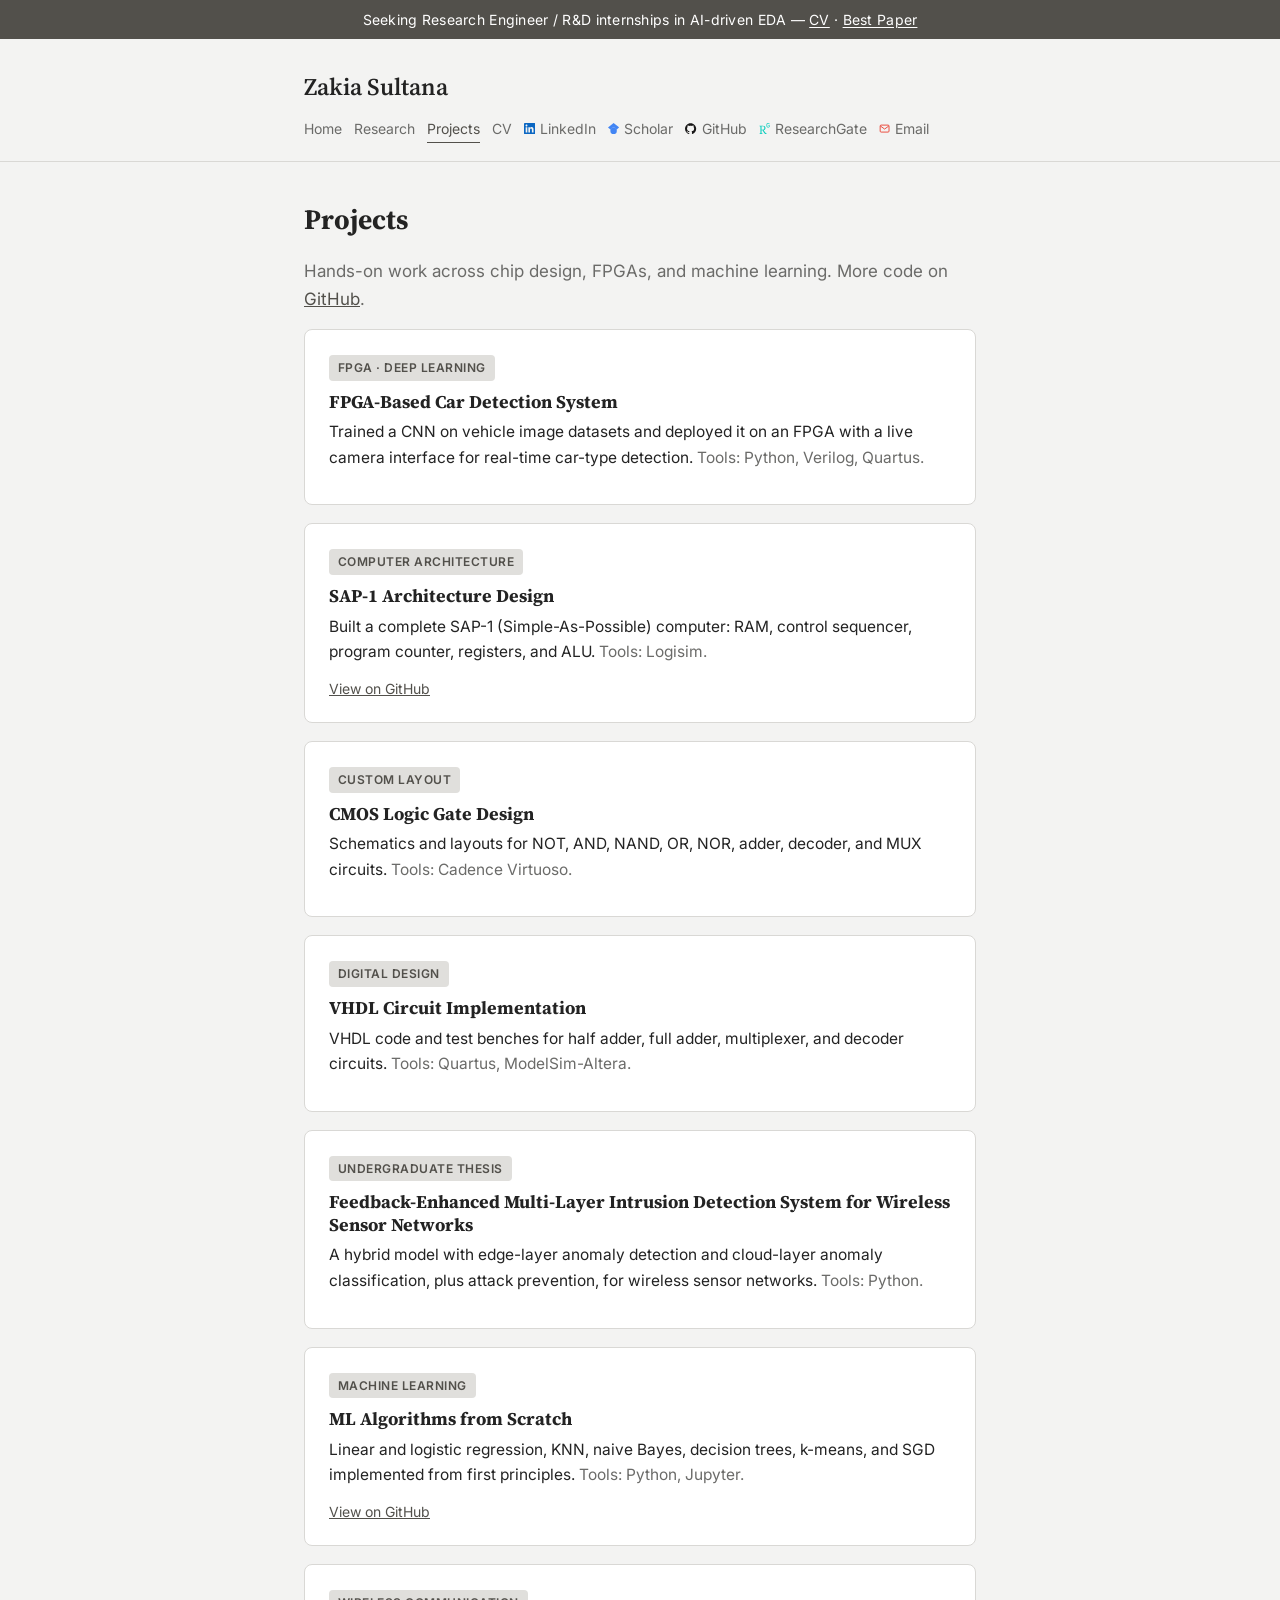
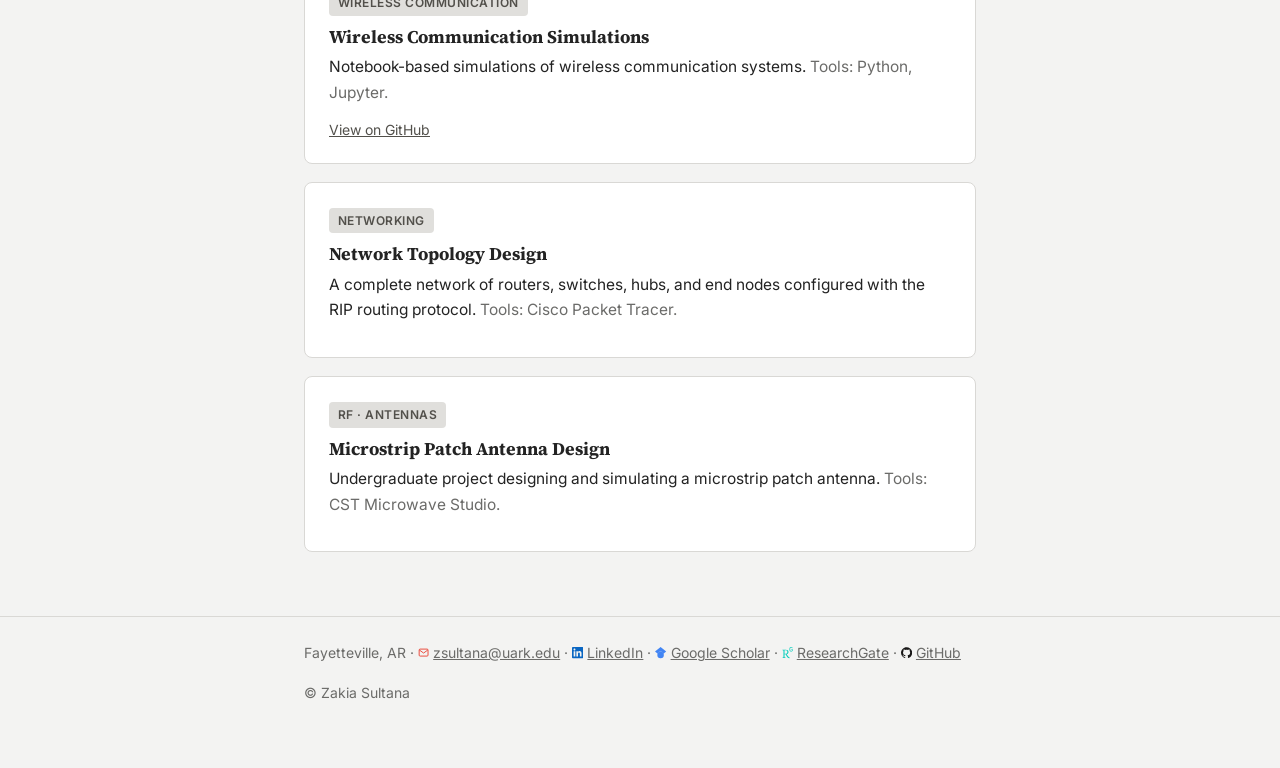
<file: projects.html>
<!DOCTYPE html>
<html lang="en">
<head>
<meta charset="UTF-8">
<meta name="viewport" content="width=device-width, initial-scale=1.0">
<title>Projects &middot; Zakia Sultana</title>
<meta name="description" content="Hardware, VLSI, and machine learning projects by Zakia Sultana.">
<link rel="preconnect" href="https://fonts.googleapis.com">
<link rel="preconnect" href="https://fonts.gstatic.com" crossorigin>
<link href="https://fonts.googleapis.com/css2?family=Inter:wght@400;500;600&family=Source+Serif+4:opsz,wght@8..60,500;8..60,600&display=swap" rel="stylesheet">
<link rel="stylesheet" href="css/style.css?v=6">
</head>
<body>

<div class="banner">Seeking Research Engineer / R&amp;D internships in AI-driven EDA &mdash; <a href="cv-pdf.html">CV</a> &middot; <a href="papers.html#best">Best Paper</a></div>

<header class="site">
  <div class="wrap row">
    <a class="name" href="index.html">Zakia Sultana</a>
    <nav class="main">
      <a href="index.html">Home</a>
      <a href="papers.html">Research</a>
      <a href="projects.html" class="active">Projects</a>
      <a href="cv.html">CV</a>
      <a class="ico" href="https://www.linkedin.com/in/zakia-sultana-9bb7311a5" target="_blank" rel="noopener"><svg viewBox="0 0 24 24" aria-hidden="true"><path fill="#0A66C2" d="M20.447 20.452h-3.554v-5.569c0-1.328-.027-3.037-1.852-3.037-1.853 0-2.136 1.445-2.136 2.939v5.667H9.351V9h3.414v1.561h.046c.477-.9 1.637-1.85 3.37-1.85 3.601 0 4.267 2.37 4.267 5.455v6.286zM5.337 7.433c-1.144 0-2.063-.926-2.063-2.065 0-1.138.92-2.063 2.063-2.063 1.14 0 2.064.925 2.064 2.063 0 1.139-.925 2.065-2.064 2.065zm1.782 13.019H3.555V9h3.564v11.452zM22.225 0H1.771C.792 0 0 .774 0 1.729v20.542C0 23.227.792 24 1.771 24h20.451C23.2 24 24 23.227 24 22.271V1.729C24 .774 23.2 0 22.222 0h.003z"/></svg>LinkedIn</a>
      <a class="ico" href="https://scholar.google.com/citations?user=cTfUwfAAAAAJ&hl=en" target="_blank" rel="noopener"><svg viewBox="0 0 24 24" aria-hidden="true"><path fill="#4285F4" d="M5.242 13.769L0 9.5 12 0l12 9.5-5.242 4.269C17.548 11.249 14.978 9.5 12 9.5c-2.977 0-5.548 1.748-6.758 4.269zM12 10a7 7 0 1 0 0 14 7 7 0 0 0 0-14z"/></svg>Scholar</a>
      <a class="ico" href="https://github.com/zakiapranti" target="_blank" rel="noopener"><svg viewBox="0 0 24 24" aria-hidden="true"><path fill="#181717" d="M12 .297c-6.63 0-12 5.373-12 12 0 5.303 3.438 9.8 8.205 11.385.6.113.82-.258.82-.577 0-.285-.01-1.04-.015-2.04-3.338.724-4.042-1.61-4.042-1.61C4.422 18.07 3.633 17.7 3.633 17.7c-1.087-.744.084-.729.084-.729 1.205.084 1.838 1.236 1.838 1.236 1.07 1.835 2.809 1.305 3.495.998.108-.776.417-1.305.76-1.605-2.665-.3-5.466-1.332-5.466-5.93 0-1.31.465-2.38 1.235-3.22-.135-.303-.54-1.523.105-3.176 0 0 1.005-.322 3.3 1.23.96-.267 1.98-.399 3-.405 1.02.006 2.04.138 3 .405 2.28-1.552 3.285-1.23 3.285-1.23.645 1.653.24 2.873.12 3.176.765.84 1.23 1.91 1.23 3.22 0 4.61-2.805 5.625-5.475 5.92.42.36.81 1.096.81 2.22 0 1.606-.015 2.896-.015 3.286 0 .315.21.69.825.57C20.565 22.092 24 17.592 24 12.297c0-6.627-5.373-12-12-12"/></svg>GitHub</a>
      <a class="ico" href="https://www.researchgate.net/profile/Zakia-Sultana-40" target="_blank" rel="noopener"><svg viewBox="0 0 24 24" aria-hidden="true"><path fill="#00CCBB" d="M19.586 0c-.818 0-1.508.19-2.073.565-.563.377-.97.936-1.213 1.68a3.193 3.193 0 0 0-.112.437 8.365 8.365 0 0 0-.078.53 9 9 0 0 0-.05.727c-.01.282-.013.621-.013 1.016a31.121 31.123 0 0 0 .014 1.017 9 9 0 0 0 .05.727 7.946 7.946 0 0 0 .077.53h-.005a3.334 3.334 0 0 0 .113.438c.245.743.65 1.303 1.214 1.68.565.376 1.256.564 2.075.564.8 0 1.536-.213 2.105-.603.57-.39.94-.916 1.175-1.65.076-.235.135-.558.177-.93a10.9 10.9 0 0 0 .043-1.207v-.82c0-.095-.047-.142-.14-.142h-3.064c-.094 0-.14.047-.14.141v.956c0 .094.046.14.14.14h1.666c.056 0 .084.03.084.086 0 .36 0 .62-.036.865-.038.244-.1.447-.147.606-.108.385-.348.664-.638.876-.29.212-.738.35-1.227.35-.545 0-.901-.15-1.21-.353-.306-.203-.517-.454-.67-.915a3.136 3.136 0 0 1-.147-.762 17.366 17.367 0 0 1-.034-.656c-.01-.26-.014-.572-.014-.939a26.401 26.403 0 0 1 .014-.938 15.821 15.822 0 0 1 .035-.656 3.19 3.19 0 0 1 .148-.76 1.89 1.89 0 0 1 .742-1.01c.344-.244.593-.352 1.137-.352.508 0 .815.096 1.144.303.33.207.528.492.764.925.047.094.111.118.198.07l1.044-.43c.075-.048.09-.115.042-.199a3.549 3.549 0 0 0-.466-.742 3 3 0 0 0-.679-.607 3.313 3.313 0 0 0-.903-.41A4.068 4.068 0 0 0 19.586 0zM8.217 5.836c-1.69 0-3.036.086-4.297.086-1.146 0-2.291 0-3.007-.029v.831l1.088.2c.744.144 1.174.488 1.174 2.264v11.288c0 1.777-.43 2.12-1.174 2.263l-1.088.2v.832c.773-.029 2.12-.086 3.465-.086 1.29 0 2.951.057 3.667.086v-.831l-1.49-.2c-.773-.115-1.174-.487-1.174-2.264v-4.784c.688.057 1.29.057 2.206.057 1.748 3.123 3.41 5.472 4.355 6.56.86 1.032 2.177 1.691 3.839 1.691.487 0 1.003-.086 1.318-.23v-.744c-1.031 0-2.063-.716-2.808-1.518-1.26-1.376-2.95-3.582-4.355-6.074 2.32-.545 4.04-2.722 4.04-4.9 0-3.208-2.492-4.698-5.758-4.698zm-.515 1.29c2.406 0 3.839 1.26 3.839 3.552 0 2.263-1.547 3.782-4.097 3.782-.974 0-1.404-.03-2.063-.086v-7.19c.66-.059 1.547-.059 2.32-.059z"/></svg>ResearchGate</a>
      <a class="ico" href="mailto:zsultana@uark.edu"><svg viewBox="0 0 24 24" aria-hidden="true"><rect x="2.5" y="4.5" width="19" height="15" rx="2" fill="none" stroke="#EA4335" stroke-width="2"/><path d="M3 6.5l9 6.5 9-6.5" fill="none" stroke="#EA4335" stroke-width="2" stroke-linejoin="round"/></svg>Email</a>
    </nav>
  </div>
</header>

<main class="wrap">

  <h1>Projects</h1>
  <p class="muted">Hands-on work across chip design, FPGAs, and machine learning. More code on <a href="https://github.com/zakiapranti" target="_blank" rel="noopener">GitHub</a>.</p>

  <div class="card">
    <span class="tag">FPGA &middot; Deep Learning</span>
    <h3>FPGA-Based Car Detection System</h3>
    <p class="abstract">Trained a CNN on vehicle image datasets and deployed it on an FPGA with a live camera interface for real-time car-type detection. <span class="muted">Tools: Python, Verilog, Quartus.</span></p>
  </div>

  <div class="card">
    <span class="tag">Computer Architecture</span>
    <h3>SAP-1 Architecture Design</h3>
    <p class="abstract">Built a complete SAP-1 (Simple-As-Possible) computer: RAM, control sequencer, program counter, registers, and ALU. <span class="muted">Tools: Logisim.</span></p>
    <div class="meta-links"><a href="https://github.com/zakiapranti/VLSI" target="_blank" rel="noopener">View on GitHub</a></div>
  </div>

  <div class="card">
    <span class="tag">Custom Layout</span>
    <h3>CMOS Logic Gate Design</h3>
    <p class="abstract">Schematics and layouts for NOT, AND, NAND, OR, NOR, adder, decoder, and MUX circuits. <span class="muted">Tools: Cadence Virtuoso.</span></p>
  </div>

  <div class="card">
    <span class="tag">Digital Design</span>
    <h3>VHDL Circuit Implementation</h3>
    <p class="abstract">VHDL code and test benches for half adder, full adder, multiplexer, and decoder circuits. <span class="muted">Tools: Quartus, ModelSim-Altera.</span></p>
  </div>

  <div class="card">
    <span class="tag">Undergraduate Thesis</span>
    <h3>Feedback-Enhanced Multi-Layer Intrusion Detection System for Wireless Sensor Networks</h3>
    <p class="abstract">A hybrid model with edge-layer anomaly detection and cloud-layer anomaly classification, plus attack prevention, for wireless sensor networks. <span class="muted">Tools: Python.</span></p>
  </div>

  <div class="card">
    <span class="tag">Machine Learning</span>
    <h3>ML Algorithms from Scratch</h3>
    <p class="abstract">Linear and logistic regression, KNN, naive Bayes, decision trees, k-means, and SGD implemented from first principles. <span class="muted">Tools: Python, Jupyter.</span></p>
    <div class="meta-links"><a href="https://github.com/zakiapranti/ML_from_Scratch" target="_blank" rel="noopener">View on GitHub</a></div>
  </div>

  <div class="card">
    <span class="tag">Wireless Communication</span>
    <h3>Wireless Communication Simulations</h3>
    <p class="abstract">Notebook-based simulations of wireless communication systems. <span class="muted">Tools: Python, Jupyter.</span></p>
    <div class="meta-links"><a href="https://github.com/zakiapranti/wireless-comm." target="_blank" rel="noopener">View on GitHub</a></div>
  </div>

  <div class="card">
    <span class="tag">Networking</span>
    <h3>Network Topology Design</h3>
    <p class="abstract">A complete network of routers, switches, hubs, and end nodes configured with the RIP routing protocol. <span class="muted">Tools: Cisco Packet Tracer.</span></p>
  </div>

  <div class="card">
    <span class="tag">RF &middot; Antennas</span>
    <h3>Microstrip Patch Antenna Design</h3>
    <p class="abstract">Undergraduate project designing and simulating a microstrip patch antenna. <span class="muted">Tools: CST Microwave Studio.</span></p>
  </div>

</main>

<footer class="site">
  <div class="wrap">
    <p>Fayetteville, AR &middot; <a class="ico" href="mailto:zsultana@uark.edu"><svg viewBox="0 0 24 24" aria-hidden="true"><rect x="2.5" y="4.5" width="19" height="15" rx="2" fill="none" stroke="#EA4335" stroke-width="2"/><path d="M3 6.5l9 6.5 9-6.5" fill="none" stroke="#EA4335" stroke-width="2" stroke-linejoin="round"/></svg>zsultana@uark.edu</a> &middot; <a class="ico" href="https://www.linkedin.com/in/zakia-sultana-9bb7311a5" target="_blank" rel="noopener"><svg viewBox="0 0 24 24" aria-hidden="true"><path fill="#0A66C2" d="M20.447 20.452h-3.554v-5.569c0-1.328-.027-3.037-1.852-3.037-1.853 0-2.136 1.445-2.136 2.939v5.667H9.351V9h3.414v1.561h.046c.477-.9 1.637-1.85 3.37-1.85 3.601 0 4.267 2.37 4.267 5.455v6.286zM5.337 7.433c-1.144 0-2.063-.926-2.063-2.065 0-1.138.92-2.063 2.063-2.063 1.14 0 2.064.925 2.064 2.063 0 1.139-.925 2.065-2.064 2.065zm1.782 13.019H3.555V9h3.564v11.452zM22.225 0H1.771C.792 0 0 .774 0 1.729v20.542C0 23.227.792 24 1.771 24h20.451C23.2 24 24 23.227 24 22.271V1.729C24 .774 23.2 0 22.222 0h.003z"/></svg>LinkedIn</a> &middot; <a class="ico" href="https://scholar.google.com/citations?user=cTfUwfAAAAAJ&hl=en" target="_blank" rel="noopener"><svg viewBox="0 0 24 24" aria-hidden="true"><path fill="#4285F4" d="M5.242 13.769L0 9.5 12 0l12 9.5-5.242 4.269C17.548 11.249 14.978 9.5 12 9.5c-2.977 0-5.548 1.748-6.758 4.269zM12 10a7 7 0 1 0 0 14 7 7 0 0 0 0-14z"/></svg>Google Scholar</a> &middot; <a class="ico" href="https://www.researchgate.net/profile/Zakia-Sultana-40" target="_blank" rel="noopener"><svg viewBox="0 0 24 24" aria-hidden="true"><path fill="#00CCBB" d="M19.586 0c-.818 0-1.508.19-2.073.565-.563.377-.97.936-1.213 1.68a3.193 3.193 0 0 0-.112.437 8.365 8.365 0 0 0-.078.53 9 9 0 0 0-.05.727c-.01.282-.013.621-.013 1.016a31.121 31.123 0 0 0 .014 1.017 9 9 0 0 0 .05.727 7.946 7.946 0 0 0 .077.53h-.005a3.334 3.334 0 0 0 .113.438c.245.743.65 1.303 1.214 1.68.565.376 1.256.564 2.075.564.8 0 1.536-.213 2.105-.603.57-.39.94-.916 1.175-1.65.076-.235.135-.558.177-.93a10.9 10.9 0 0 0 .043-1.207v-.82c0-.095-.047-.142-.14-.142h-3.064c-.094 0-.14.047-.14.141v.956c0 .094.046.14.14.14h1.666c.056 0 .084.03.084.086 0 .36 0 .62-.036.865-.038.244-.1.447-.147.606-.108.385-.348.664-.638.876-.29.212-.738.35-1.227.35-.545 0-.901-.15-1.21-.353-.306-.203-.517-.454-.67-.915a3.136 3.136 0 0 1-.147-.762 17.366 17.367 0 0 1-.034-.656c-.01-.26-.014-.572-.014-.939a26.401 26.403 0 0 1 .014-.938 15.821 15.822 0 0 1 .035-.656 3.19 3.19 0 0 1 .148-.76 1.89 1.89 0 0 1 .742-1.01c.344-.244.593-.352 1.137-.352.508 0 .815.096 1.144.303.33.207.528.492.764.925.047.094.111.118.198.07l1.044-.43c.075-.048.09-.115.042-.199a3.549 3.549 0 0 0-.466-.742 3 3 0 0 0-.679-.607 3.313 3.313 0 0 0-.903-.41A4.068 4.068 0 0 0 19.586 0zM8.217 5.836c-1.69 0-3.036.086-4.297.086-1.146 0-2.291 0-3.007-.029v.831l1.088.2c.744.144 1.174.488 1.174 2.264v11.288c0 1.777-.43 2.12-1.174 2.263l-1.088.2v.832c.773-.029 2.12-.086 3.465-.086 1.29 0 2.951.057 3.667.086v-.831l-1.49-.2c-.773-.115-1.174-.487-1.174-2.264v-4.784c.688.057 1.29.057 2.206.057 1.748 3.123 3.41 5.472 4.355 6.56.86 1.032 2.177 1.691 3.839 1.691.487 0 1.003-.086 1.318-.23v-.744c-1.031 0-2.063-.716-2.808-1.518-1.26-1.376-2.95-3.582-4.355-6.074 2.32-.545 4.04-2.722 4.04-4.9 0-3.208-2.492-4.698-5.758-4.698zm-.515 1.29c2.406 0 3.839 1.26 3.839 3.552 0 2.263-1.547 3.782-4.097 3.782-.974 0-1.404-.03-2.063-.086v-7.19c.66-.059 1.547-.059 2.32-.059z"/></svg>ResearchGate</a> &middot; <a class="ico" href="https://github.com/zakiapranti" target="_blank" rel="noopener"><svg viewBox="0 0 24 24" aria-hidden="true"><path fill="#181717" d="M12 .297c-6.63 0-12 5.373-12 12 0 5.303 3.438 9.8 8.205 11.385.6.113.82-.258.82-.577 0-.285-.01-1.04-.015-2.04-3.338.724-4.042-1.61-4.042-1.61C4.422 18.07 3.633 17.7 3.633 17.7c-1.087-.744.084-.729.084-.729 1.205.084 1.838 1.236 1.838 1.236 1.07 1.835 2.809 1.305 3.495.998.108-.776.417-1.305.76-1.605-2.665-.3-5.466-1.332-5.466-5.93 0-1.31.465-2.38 1.235-3.22-.135-.303-.54-1.523.105-3.176 0 0 1.005-.322 3.3 1.23.96-.267 1.98-.399 3-.405 1.02.006 2.04.138 3 .405 2.28-1.552 3.285-1.23 3.285-1.23.645 1.653.24 2.873.12 3.176.765.84 1.23 1.91 1.23 3.22 0 4.61-2.805 5.625-5.475 5.92.42.36.81 1.096.81 2.22 0 1.606-.015 2.896-.015 3.286 0 .315.21.69.825.57C20.565 22.092 24 17.592 24 12.297c0-6.627-5.373-12-12-12"/></svg>GitHub</a></p>
    <p>&copy; Zakia Sultana</p>
  </div>
</footer>

</body>
</html>
</file>
<file: css/style.css>
:root {
  --bg: #f3f3f2;
  --bg-alt: #e8e7e5;
  --text: #232323;
  --muted: #6b6b69;
  --accent: #52504b;
  --accent-soft: #e0dfdc;
  --border: #d9d8d5;
  --serif: "Source Serif 4", Georgia, "Times New Roman", serif;
  --sans: "Inter", -apple-system, BlinkMacSystemFont, "Segoe UI", sans-serif;
}

* {
  box-sizing: border-box;
}

html {
  scroll-behavior: smooth;
}

body {
  margin: 0;
  background: var(--bg);
  color: var(--text);
  font-family: var(--sans);
  font-size: 17px;
  line-height: 1.65;
  -webkit-font-smoothing: antialiased;
}

.wrap {
  max-width: 720px;
  margin: 0 auto;
  padding: 0 24px;
}

/* Job market banner */
.banner {
  background: var(--accent);
  color: #fff;
  text-align: center;
  font-size: 14px;
  letter-spacing: 0.02em;
  padding: 8px 16px;
}

.banner a {
  color: #fff;
  text-decoration: underline;
  text-underline-offset: 2px;
}

.banner a:hover {
  color: #a9c8f5;
}

/* Header */
header.site {
  border-bottom: 1px solid var(--border);
  padding: 28px 0 18px;
  margin-bottom: 40px;
}

header.site .row {
  display: flex;
  align-items: baseline;
  justify-content: space-between;
  flex-wrap: wrap;
  gap: 10px 24px;
}

header.site .name {
  font-family: var(--serif);
  font-weight: 600;
  font-size: 24px;
  color: var(--text);
  text-decoration: none;
}

nav.main {
  display: flex;
  gap: 6px 12px;
  flex-wrap: wrap;
  font-size: 14px;
}

nav.main a {
  color: var(--muted);
  text-decoration: none;
  padding-bottom: 2px;
  border-bottom: 1px solid transparent;
}

nav.main a:hover,
nav.main a.active {
  color: var(--accent);
  border-bottom-color: var(--accent);
}

/* Footer */
footer.site {
  border-top: 1px solid var(--border);
  margin-top: 64px;
  padding: 24px 0 48px;
  color: var(--muted);
  font-size: 14px;
}

footer.site a {
  color: var(--muted);
}

footer.site a:hover {
  color: #2f5fa8;
}

/* Typography */
h1, h2, h3 {
  font-family: var(--serif);
  color: var(--text);
  line-height: 1.25;
}

h1 {
  font-size: 28px;
  margin: 0 0 20px;
}

h2 {
  font-size: 21px;
  margin: 40px 0 16px;
}

h2:first-child {
  margin-top: 0;
}

p {
  margin: 0 0 16px;
}

a {
  color: var(--accent);
}

a:hover {
  color: #2f5fa8;
}

.muted {
  color: var(--muted);
}

/* Hero */
.hero {
  display: flex;
  gap: 32px;
  align-items: flex-start;
  margin-bottom: 8px;
}

.hero img {
  width: 168px;
  height: 168px;
  object-fit: cover;
  border-radius: 6px;
  flex-shrink: 0;
  border: 1px solid var(--border);
}

.hero .bio p:last-child {
  margin-bottom: 0;
}

.links-row {
  display: flex;
  gap: 18px;
  flex-wrap: wrap;
  margin: 20px 0 4px;
  font-size: 15px;
}

.links-row a {
  text-decoration: none;
  border-bottom: 1px solid var(--accent-soft);
}

.links-row a:hover {
  border-bottom-color: var(--accent);
}

/* Interest tags */
.tags {
  display: flex;
  flex-wrap: wrap;
  gap: 8px;
  margin: 0 0 8px;
  padding: 0;
  list-style: none;
}

.tags li {
  background: var(--bg-alt);
  border: 1px solid var(--border);
  color: var(--text);
  font-size: 14px;
  padding: 5px 12px;
  border-radius: 999px;
}

/* Cards */
.card {
  border: 1px solid var(--border);
  background: #fff;
  border-radius: 8px;
  padding: 22px 24px;
  margin-bottom: 18px;
}

.card .tag {
  display: inline-block;
  background: var(--accent-soft);
  color: var(--accent);
  font-size: 12px;
  font-weight: 600;
  letter-spacing: 0.04em;
  text-transform: uppercase;
  padding: 3px 9px;
  border-radius: 4px;
  margin-bottom: 10px;
}

.card h3 {
  font-size: 18px;
  margin: 0 0 6px;
}

.card .byline {
  color: var(--muted);
  font-size: 14px;
  margin-bottom: 4px;
}

.card .venue {
  font-style: italic;
  color: var(--accent);
  font-size: 14px;
  margin-bottom: 10px;
}

.card p.abstract {
  margin-bottom: 12px;
  font-size: 15.5px;
}

.card .meta-links {
  font-size: 14px;
}

.card .meta-links a {
  margin-right: 14px;
}

/* Feature box on home */
.feature {
  border: 1px solid var(--border);
  background: var(--bg-alt);
  border-radius: 8px;
  padding: 22px 24px;
  margin: 28px 0 8px;
}

.feature .eyebrow {
  font-size: 12px;
  font-weight: 600;
  letter-spacing: 0.06em;
  text-transform: uppercase;
  color: var(--accent);
  margin-bottom: 8px;
}

.feature h3 {
  margin: 0 0 8px;
  font-size: 19px;
}

.feature p {
  font-size: 15.5px;
  color: var(--text);
}

.feature a.more {
  font-size: 14px;
  text-decoration: none;
  border-bottom: 1px solid var(--accent-soft);
}

/* CV page */
.cv-entry {
  margin-bottom: 18px;
}

.cv-entry .top {
  display: flex;
  justify-content: space-between;
  gap: 12px;
  flex-wrap: wrap;
  align-items: baseline;
}

.cv-entry .top strong {
  font-size: 15.5px;
}

.cv-entry .date {
  color: var(--muted);
  font-size: 14px;
  white-space: nowrap;
}

.cv-entry .sub {
  color: var(--muted);
  font-size: 14.5px;
  margin-top: 2px;
}

.cv-entry ul {
  margin: 8px 0 0;
  padding-left: 20px;
  font-size: 15px;
}

.cv-download {
  display: inline-block;
  margin: 6px 0 32px;
  padding: 9px 18px;
  background: var(--accent);
  color: #fff;
  text-decoration: none;
  border-radius: 6px;
  font-size: 14.5px;
}

.cv-download:hover {
  background: #2f5fa8;
}

hr.div {
  border: none;
  border-top: 1px solid var(--border);
  margin: 36px 0;
}

@media (max-width: 560px) {
  .hero {
    flex-direction: column;
  }
  .hero img {
    width: 128px;
    height: 128px;
  }
  header.site .row {
    flex-direction: column;
    align-items: flex-start;
  }
}

/* Nav icons */
nav.main a.ico {
  display: inline-flex;
  align-items: center;
  gap: 5px;
}

nav.main a.ico svg {
  width: 0.8em;
  height: 0.8em;
  flex-shrink: 0;
}

/* Footer icons */
footer.site a.ico {
  display: inline-flex;
  align-items: center;
  gap: 4px;
  vertical-align: baseline;
}

footer.site a.ico svg {
  width: 0.8em;
  height: 0.8em;
  flex-shrink: 0;
}
</file>
